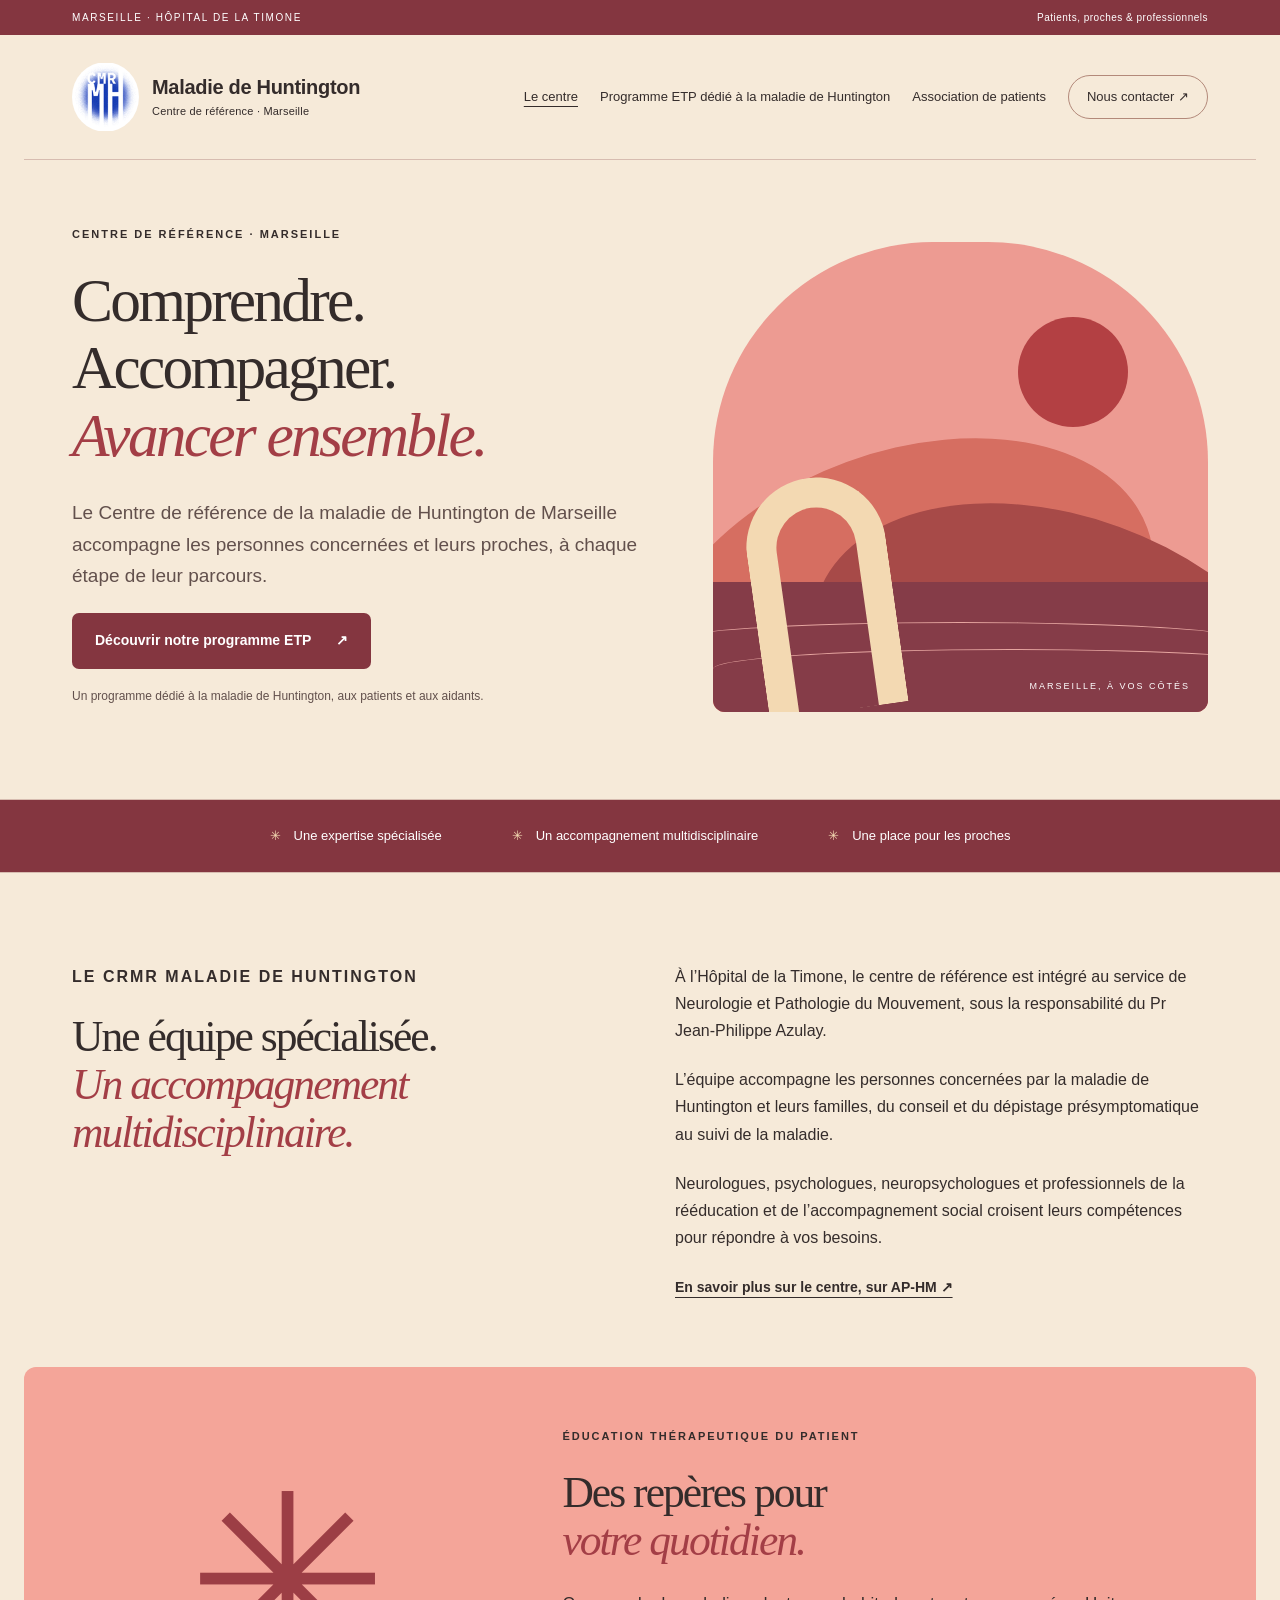
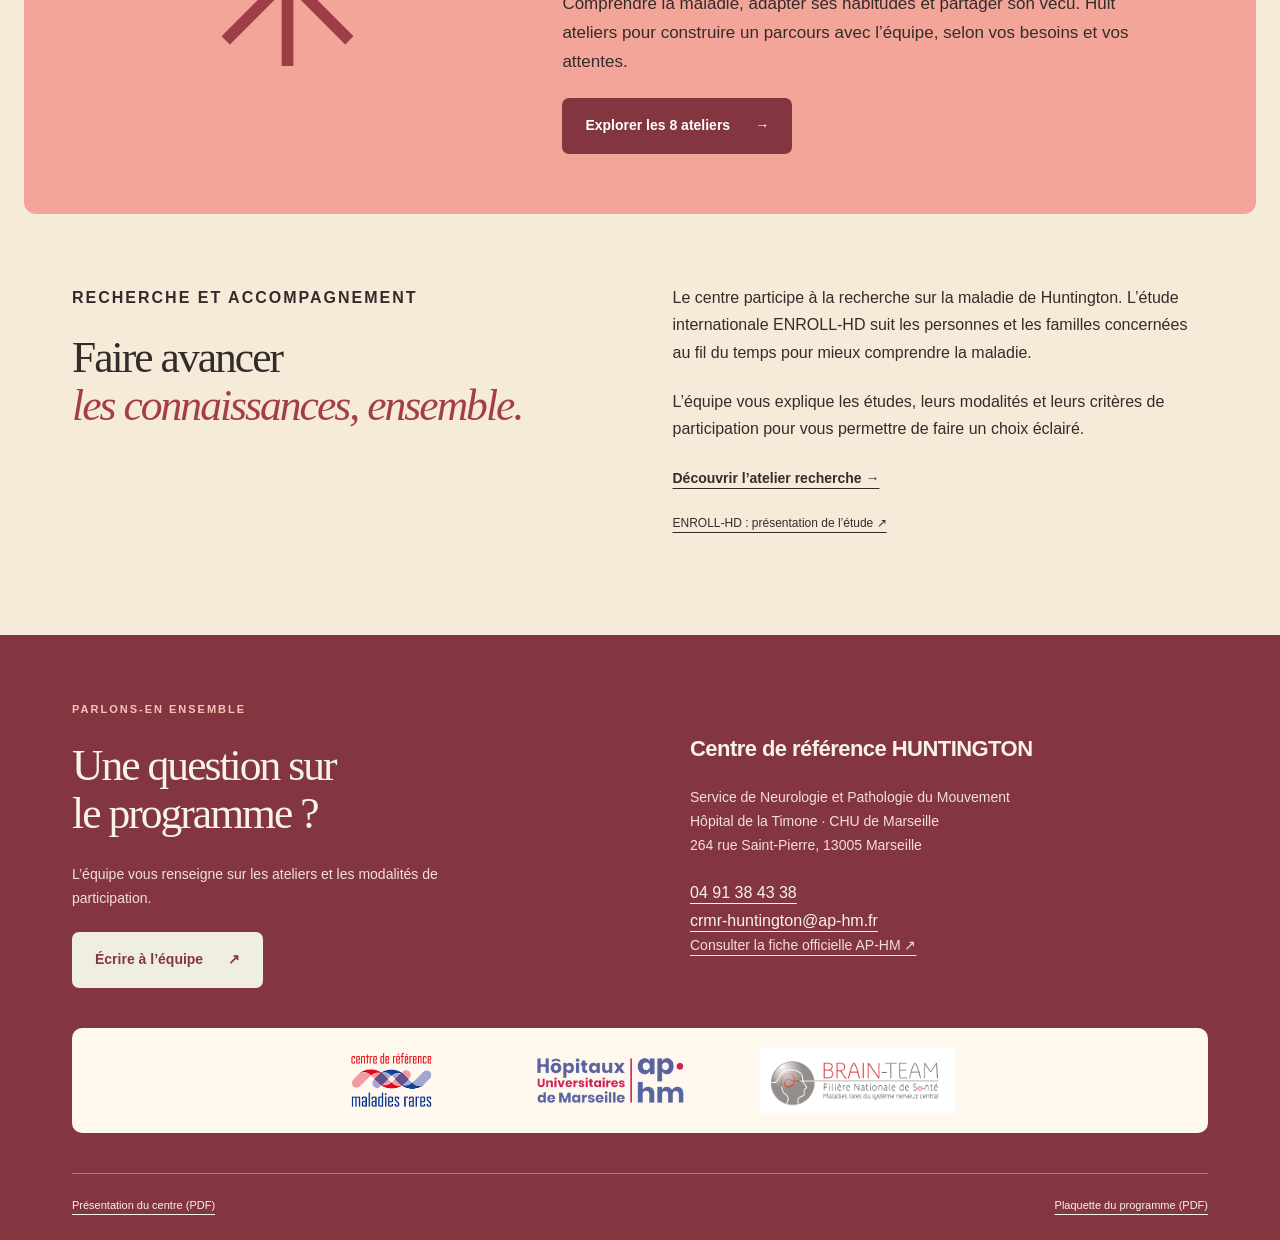
<file: index.html>
<!doctype html><html lang="fr"><head><meta charset="utf-8"><meta name="viewport" content="width=device-width,initial-scale=1"><title>Centre de référence de la maladie de Huntington | Huntington Marseille</title><meta name="description" content="Le centre de référence de la maladie de Huntington de Marseille et son programme d’éducation thérapeutique pour les patients et leurs proches."><link rel="icon" href="assets/favicon.svg" type="image/svg+xml"><link rel="stylesheet" href="assets/style.css"><link rel="stylesheet" href="assets/association.css"></head><body><a class="skip" href="#contenu">Aller au contenu</a><div class="topline">MARSEILLE · HÔPITAL DE LA TIMONE <span>Patients, proches & professionnels</span></div><header><a class="brand" href="index.html"><img class="official-logo" src="assets/logo-huntington.png" alt="Centre de référence de la maladie de Huntington"><span class="brand-location">Maladie de Huntington<span class="brand-sub">Centre de référence · Marseille</span></span></a><nav aria-label="Navigation principale"><a aria-current="page" href="index.html">Le centre</a><a  href="programme-etp.html">Programme ETP dédié à la maladie de Huntington</a><a  href="association-patients.html">Association de patients</a><a class="nav-contact" href="#contact">Nous contacter <span aria-hidden="true">↗</span></a></nav></header><main id="contenu"><section class="hero wrap"><div><p class="eyebrow">CENTRE DE RÉFÉRENCE · MARSEILLE</p><h1>Comprendre.<br>Accompagner.<br><em>Avancer ensemble.</em></h1><p class="lead">Le Centre de référence de la maladie de Huntington de Marseille accompagne les personnes concernées et leurs proches, à chaque étape de leur parcours.</p><a class="button" href="programme-etp.html">Découvrir notre programme ETP <span aria-hidden="true">↗</span></a><p class="small">Un programme dédié à la maladie de Huntington, aux patients et aux aidants.</p></div><div class="art" role="img" aria-label="Illustration abstraite d’un paysage méditerranéen : soleil, collines et mer"><div class="sun"></div><div class="hill hill-back"></div><div class="hill hill-front"></div><div class="sea"></div><div class="wave w1"></div><div class="wave w2"></div><div class="arch"></div><span class="art-caption">MARSEILLE, À VOS CÔTÉS</span></div></section><div class="ribbon"><span>Une expertise spécialisée</span><span>Un accompagnement multidisciplinaire</span><span>Une place pour les proches</span></div><section class="wrap centre"><div><p class="eyebrow">LE CRMR MALADIE DE HUNTINGTON</p><h2>Une équipe spécialisée.<br><em>Un accompagnement multidisciplinaire.</em></h2></div><div><p>À l’Hôpital de la Timone, le centre de référence est intégré au service de Neurologie et Pathologie du Mouvement, sous la responsabilité du Pr Jean-Philippe Azulay.</p><p>L’équipe accompagne les personnes concernées par la maladie de Huntington et leurs familles, du conseil et du dépistage présymptomatique au suivi de la maladie.</p><p>Neurologues, psychologues, neuropsychologues et professionnels de la rééducation et de l’accompagnement social croisent leurs compétences pour répondre à vos besoins.</p><a class="text-link" href="https://fr.ap-hm.fr/site/maladiesrares/crmr-constitutif-maladie-de-huntington-et-autres-chorees-hungtington" target="_blank" rel="noopener">En savoir plus sur le centre, sur AP-HM ↗</a></div></section><section class="program-feature wrap"><div class="feature-symbol" aria-hidden="true">✳</div><div><p class="eyebrow">ÉDUCATION THÉRAPEUTIQUE DU PATIENT</p><h2>Des repères pour<br><em>votre quotidien.</em></h2><p>Comprendre la maladie, adapter ses habitudes et partager son vécu. Huit ateliers pour construire un parcours avec l’équipe, selon vos besoins et vos attentes.</p><a class="button" href="programme-etp.html">Explorer les 8 ateliers <span aria-hidden="true">→</span></a></div></section><section class="research wrap"><div><p class="eyebrow">RECHERCHE ET ACCOMPAGNEMENT</p><h2>Faire avancer<br><em>les connaissances, ensemble.</em></h2></div><div><p>Le centre participe à la recherche sur la maladie de Huntington. L’étude internationale ENROLL-HD suit les personnes et les familles concernées au fil du temps pour mieux comprendre la maladie.</p><p>L’équipe vous explique les études, leurs modalités et leurs critères de participation pour vous permettre de faire un choix éclairé.</p><a class="text-link" href="atelier-recherche.html">Découvrir l’atelier recherche →</a><p class="research-source"><a href="https://www.enroll-hd.org/for-hd-families/about-this-study/" target="_blank" rel="noopener">ENROLL-HD : présentation de l’étude ↗</a></p></div></section></main><footer id="contact"><div><span class="eyebrow">PARLONS-EN ENSEMBLE</span><h2>Une question sur<br>le programme ?</h2><p>L’équipe vous renseigne sur les ateliers et les modalités de participation.</p><a class="button light" href="mailto:crmr-huntington@ap-hm.fr">Écrire à l’équipe <span aria-hidden="true">↗</span></a></div><div class="contact-info"><h3>Centre de référence HUNTINGTON</h3><p>Service de Neurologie et Pathologie du Mouvement<br>Hôpital de la Timone · CHU de Marseille<br>264 rue Saint-Pierre, 13005 Marseille</p><a href="tel:+33491384338">04 91 38 43 38</a><br><a href="mailto:crmr-huntington@ap-hm.fr">crmr-huntington@ap-hm.fr</a><p><a href="https://fr.ap-hm.fr/site/maladiesrares/crmr-constitutif-maladie-de-huntington-et-autres-chorees-hungtington" target="_blank" rel="noopener">Consulter la fiche officielle AP-HM ↗</a></p></div><div class="partners" aria-label="Réseau et institutions"><img src="assets/logo-crmr.png" alt="Centre de référence maladies rares" width="150" height="84"><img src="assets/logo-aphm.png" alt="Hôpitaux universitaires de Marseille AP-HM" width="165" height="64"><img src="assets/logo-brain-team.png" alt="BRAIN-TEAM, filière nationale de santé maladies rares du système nerveux central" width="210" height="70"></div><div class="footer-bottom"><a href="assets/centre-huntington.pdf">Présentation du centre (PDF)</a><a href="assets/programme-etp-huntington.pdf">Plaquette du programme (PDF)</a></div></footer></body></html>
</file>
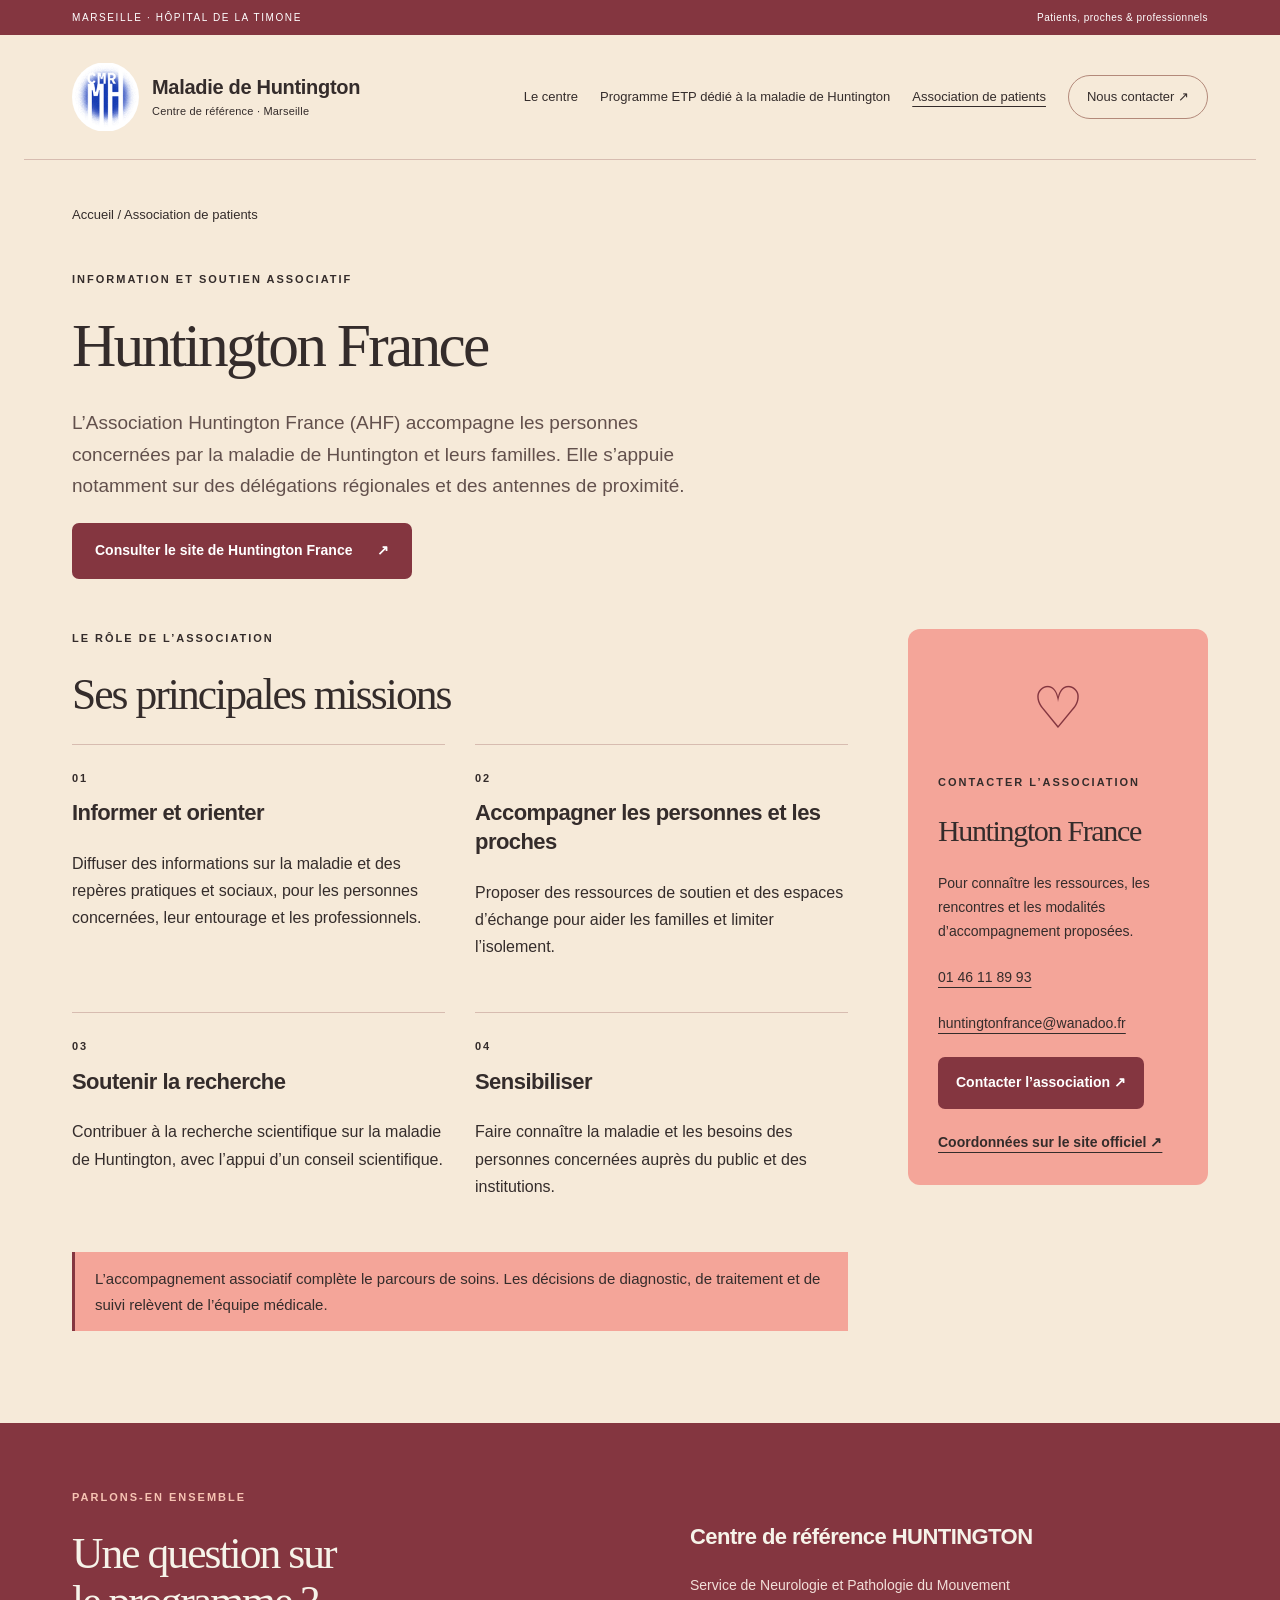
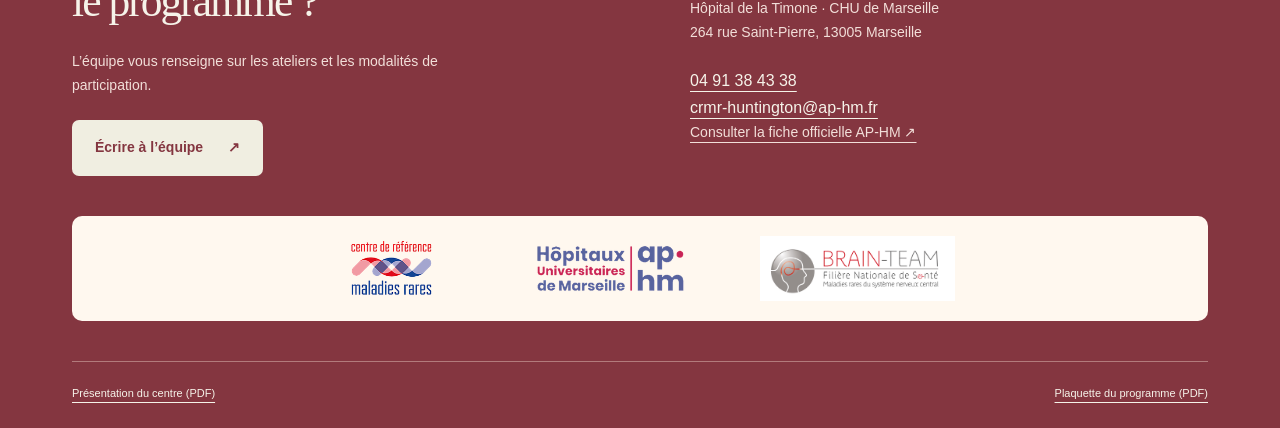
<file: association-patients.html>
<!doctype html><html lang="fr"><head><meta charset="utf-8"><meta name="viewport" content="width=device-width,initial-scale=1"><title>Association de patients · Huntington France | Huntington Marseille</title><meta name="description" content="Le centre de référence de la maladie de Huntington de Marseille et son programme d’éducation thérapeutique pour les patients et leurs proches."><link rel="icon" href="assets/favicon.svg" type="image/svg+xml"><link rel="stylesheet" href="assets/style.css"><link rel="stylesheet" href="assets/association.css"></head><body><a class="skip" href="#contenu">Aller au contenu</a><div class="topline">MARSEILLE · HÔPITAL DE LA TIMONE <span>Patients, proches & professionnels</span></div><header><a class="brand" href="index.html"><img class="official-logo" src="assets/logo-huntington.png" alt="Centre de référence de la maladie de Huntington"><span class="brand-location">Maladie de Huntington<span class="brand-sub">Centre de référence · Marseille</span></span></a><nav aria-label="Navigation principale"><a  href="index.html">Le centre</a><a  href="programme-etp.html">Programme ETP dédié à la maladie de Huntington</a><a aria-current="page" href="association-patients.html">Association de patients</a><a class="nav-contact" href="#contact">Nous contacter <span aria-hidden="true">↗</span></a></nav></header><main id="contenu"><section class="page-intro wrap association-intro"><a class="breadcrumb" href="index.html">Accueil / Association de patients</a><p class="eyebrow">INFORMATION ET SOUTIEN ASSOCIATIF</p><h1>Huntington France</h1><p class="lead">L’Association Huntington France (AHF) accompagne les personnes concernées par la maladie de Huntington et leurs familles. Elle s’appuie notamment sur des délégations régionales et des antennes de proximité.</p><a class="button" href="https://huntington.fr/" target="_blank" rel="noopener noreferrer">Consulter le site de Huntington France <span aria-hidden="true">↗</span></a></section>
 <section class="wrap association-layout"><div><p class="eyebrow">LE RÔLE DE L’ASSOCIATION</p><h2>Ses principales missions</h2><div class="mission-grid"><article class="mission"><span class="eyebrow">01</span><h3>Informer et orienter</h3><p>Diffuser des informations sur la maladie et des repères pratiques et sociaux, pour les personnes concernées, leur entourage et les professionnels.</p></article><article class="mission"><span class="eyebrow">02</span><h3>Accompagner les personnes et les proches</h3><p>Proposer des ressources de soutien et des espaces d’échange pour aider les familles et limiter l’isolement.</p></article><article class="mission"><span class="eyebrow">03</span><h3>Soutenir la recherche</h3><p>Contribuer à la recherche scientifique sur la maladie de Huntington, avec l’appui d’un conseil scientifique.</p></article><article class="mission"><span class="eyebrow">04</span><h3>Sensibiliser</h3><p>Faire connaître la maladie et les besoins des personnes concernées auprès du public et des institutions.</p></article></div><p class="care-note">L’accompagnement associatif complète le parcours de soins. Les décisions de diagnostic, de traitement et de suivi relèvent de l’équipe médicale.</p></div>
 <aside class="association-card"><span class="aside-symbol" aria-hidden="true">♡</span><p class="eyebrow">CONTACTER L’ASSOCIATION</p><h2>Huntington France</h2><p>Pour connaître les ressources, les rencontres et les modalités d’accompagnement proposées.</p><p><a href="tel:+33146118993">01 46 11 89 93</a></p><p><a href="mailto:huntingtonfrance@wanadoo.fr">huntingtonfrance@wanadoo.fr</a></p><p><a class="button" href="mailto:huntingtonfrance@wanadoo.fr">Contacter l’association ↗</a></p><a class="text-link" href="https://huntington.fr/mentions-legales/" target="_blank" rel="noopener noreferrer">Coordonnées sur le site officiel ↗</a></aside></section>
</main><footer id="contact"><div><span class="eyebrow">PARLONS-EN ENSEMBLE</span><h2>Une question sur<br>le programme ?</h2><p>L’équipe vous renseigne sur les ateliers et les modalités de participation.</p><a class="button light" href="mailto:crmr-huntington@ap-hm.fr">Écrire à l’équipe <span aria-hidden="true">↗</span></a></div><div class="contact-info"><h3>Centre de référence HUNTINGTON</h3><p>Service de Neurologie et Pathologie du Mouvement<br>Hôpital de la Timone · CHU de Marseille<br>264 rue Saint-Pierre, 13005 Marseille</p><a href="tel:+33491384338">04 91 38 43 38</a><br><a href="mailto:crmr-huntington@ap-hm.fr">crmr-huntington@ap-hm.fr</a><p><a href="https://fr.ap-hm.fr/site/maladiesrares/crmr-constitutif-maladie-de-huntington-et-autres-chorees-hungtington" target="_blank" rel="noopener">Consulter la fiche officielle AP-HM ↗</a></p></div><div class="partners" aria-label="Réseau et institutions"><img src="assets/logo-crmr.png" alt="Centre de référence maladies rares" width="150" height="84"><img src="assets/logo-aphm.png" alt="Hôpitaux universitaires de Marseille AP-HM" width="165" height="64"><img src="assets/logo-brain-team.png" alt="BRAIN-TEAM, filière nationale de santé maladies rares du système nerveux central" width="210" height="70"></div><div class="footer-bottom"><a href="assets/centre-huntington.pdf">Présentation du centre (PDF)</a><a href="assets/programme-etp-huntington.pdf">Plaquette du programme (PDF)</a></div></footer></body></html>
</file>
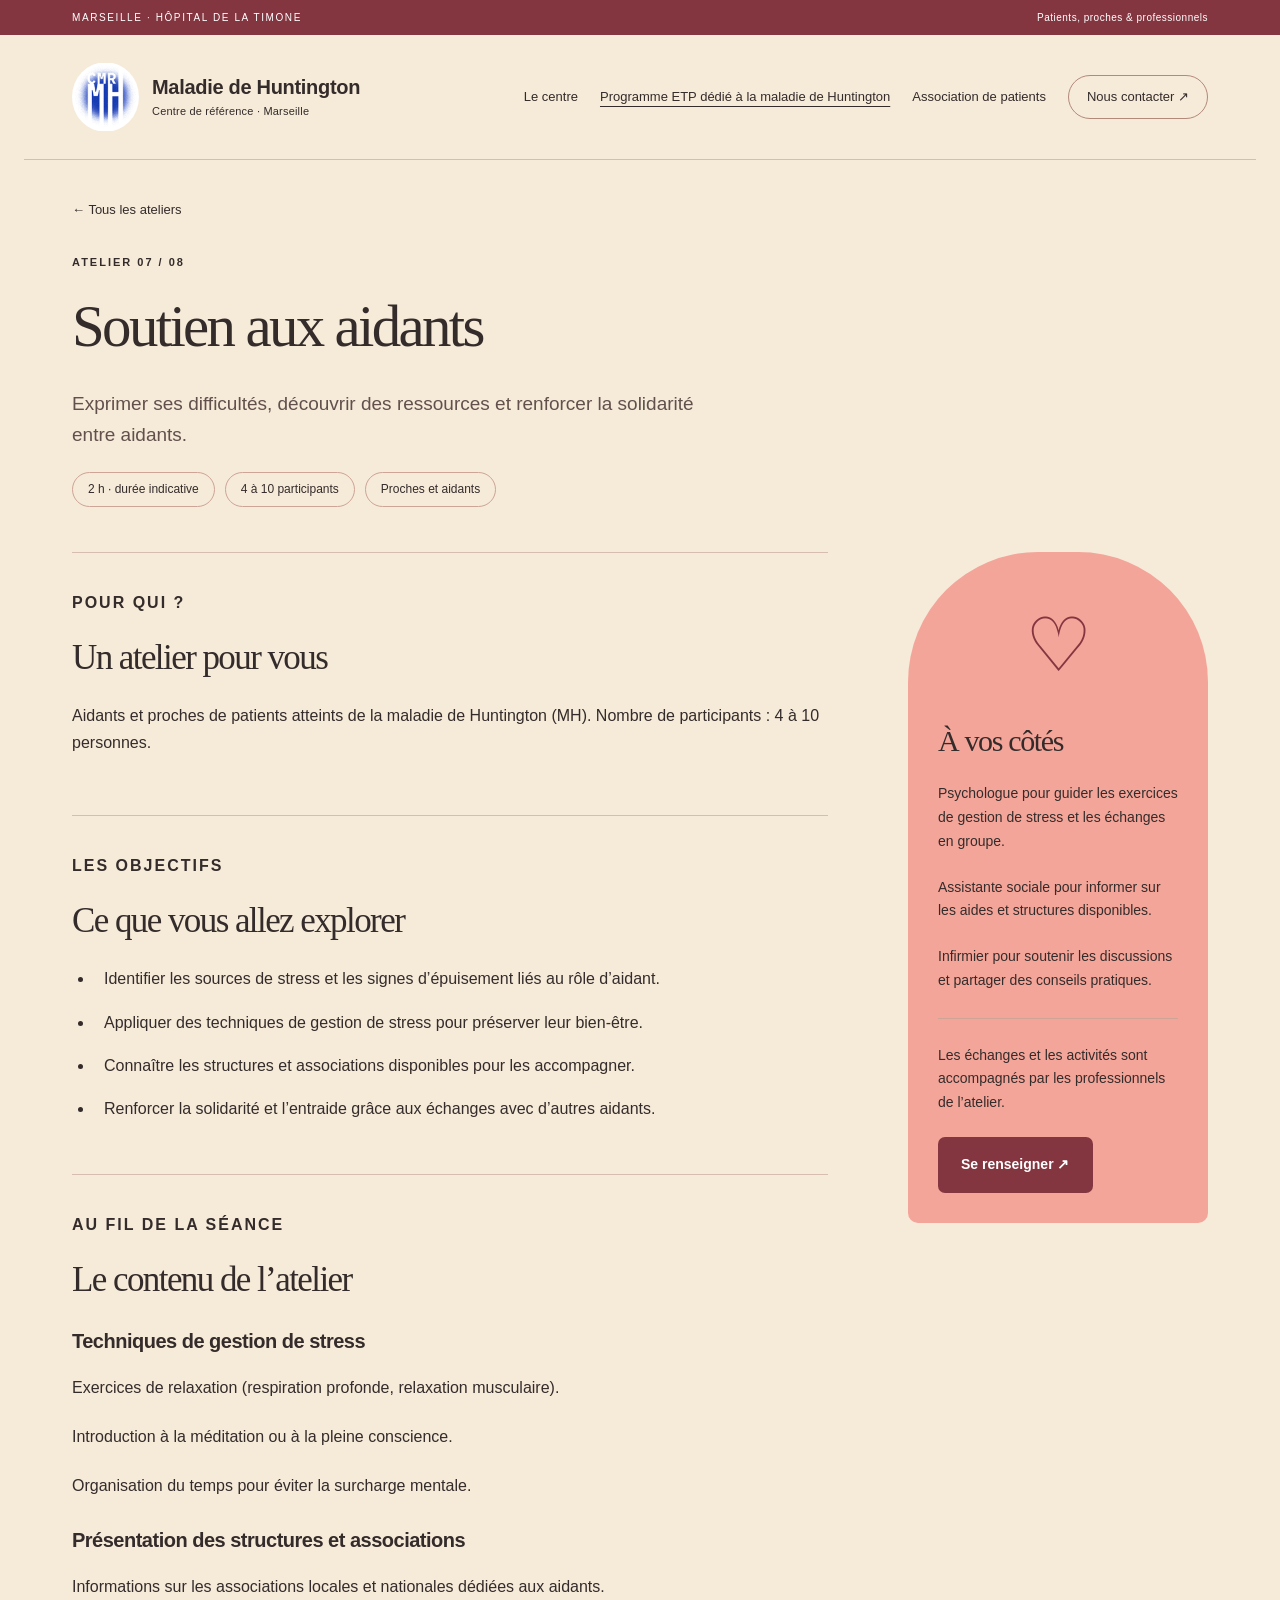
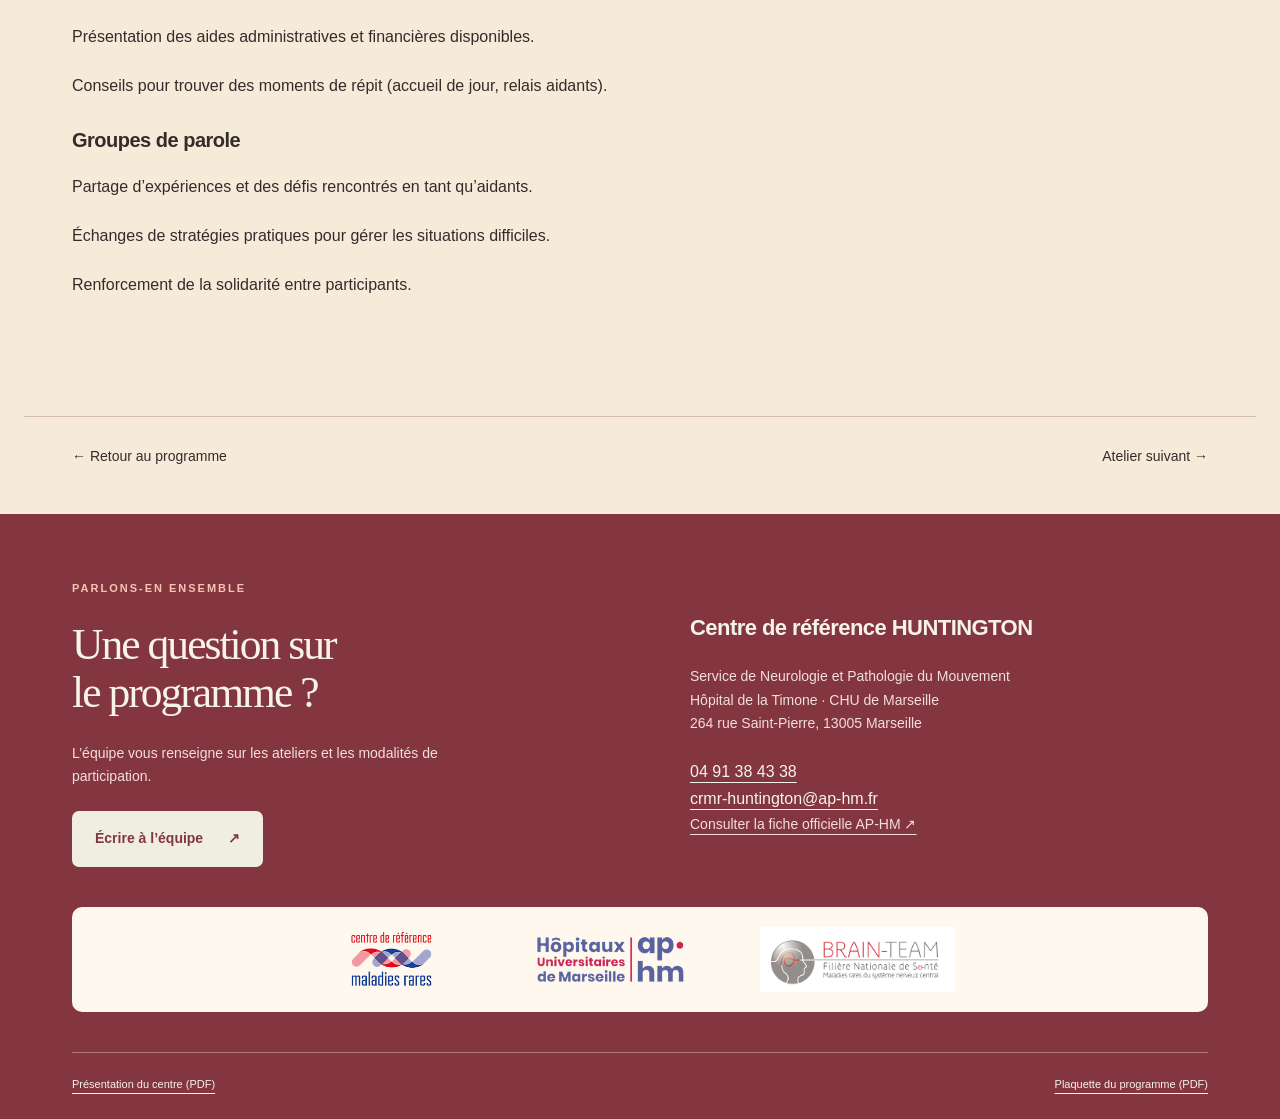
<file: atelier-aidants.html>
<!doctype html><html lang="fr"><head><meta charset="utf-8"><meta name="viewport" content="width=device-width,initial-scale=1"><title>Soutien aux aidants | Huntington Marseille</title><meta name="description" content="Le centre de référence de la maladie de Huntington de Marseille et son programme d’éducation thérapeutique pour les patients et leurs proches."><link rel="icon" href="assets/favicon.svg" type="image/svg+xml"><link rel="stylesheet" href="assets/style.css"><link rel="stylesheet" href="assets/association.css"></head><body><a class="skip" href="#contenu">Aller au contenu</a><div class="topline">MARSEILLE · HÔPITAL DE LA TIMONE <span>Patients, proches & professionnels</span></div><header><a class="brand" href="index.html"><img class="official-logo" src="assets/logo-huntington.png" alt="Centre de référence de la maladie de Huntington"><span class="brand-location">Maladie de Huntington<span class="brand-sub">Centre de référence · Marseille</span></span></a><nav aria-label="Navigation principale"><a  href="index.html">Le centre</a><a aria-current="page" href="programme-etp.html">Programme ETP dédié à la maladie de Huntington</a><a  href="association-patients.html">Association de patients</a><a class="nav-contact" href="#contact">Nous contacter <span aria-hidden="true">↗</span></a></nav></header><main id="contenu"><section class="detail-intro wrap"><a class="breadcrumb" href="programme-etp.html">← Tous les ateliers</a><p class="eyebrow">ATELIER 07 / 08</p><h1>Soutien aux aidants</h1><p class="lead">Exprimer ses difficultés, découvrir des ressources et renforcer la solidarité entre aidants.</p><div class="tags"><span>2 h · durée indicative</span><span>4 à 10 participants</span><span>Proches et aidants</span></div></section><div class="detail-grid wrap"><article><section><p class="eyebrow">POUR QUI ?</p><h2>Un atelier pour vous</h2><p>Aidants et proches de patients atteints de la maladie de Huntington (MH). Nombre de participants : 4 à 10 personnes.</p></section><section><p class="eyebrow">LES OBJECTIFS</p><h2>Ce que vous allez explorer</h2><ul class="objectives"><li>Identifier les sources de stress et les signes d’épuisement liés au rôle d’aidant.</li><li>Appliquer des techniques de gestion de stress pour préserver leur bien-être.</li><li>Connaître les structures et associations disponibles pour les accompagner.</li><li>Renforcer la solidarité et l’entraide grâce aux échanges avec d’autres aidants.</li></ul></section><section><p class="eyebrow">AU FIL DE LA SÉANCE</p><h2>Le contenu de l’atelier</h2><h3>Techniques de gestion de stress</h3><p>Exercices de relaxation (respiration profonde, relaxation musculaire).</p><p>Introduction à la méditation ou à la pleine conscience.</p><p>Organisation du temps pour éviter la surcharge mentale.</p><h3>Présentation des structures et associations</h3><p>Informations sur les associations locales et nationales dédiées aux aidants.</p><p>Présentation des aides administratives et financières disponibles.</p><p>Conseils pour trouver des moments de répit (accueil de jour, relais aidants).</p><h3>Groupes de parole</h3><p>Partage d’expériences et des défis rencontrés en tant qu’aidants.</p><p>Échanges de stratégies pratiques pour gérer les situations difficiles.</p><p>Renforcement de la solidarité entre participants.</p></section></article><aside><div class="aside-symbol" aria-hidden="true">♡</div><h2>À vos côtés</h2><p>Psychologue pour guider les exercices de gestion de stress et les échanges en groupe.</p><p>Assistante sociale pour informer sur les aides et structures disponibles.</p><p>Infirmier pour soutenir les discussions et partager des conseils pratiques.</p><hr><p>Les échanges et les activités sont accompagnés par les professionnels de l’atelier.</p><a class="button" href="#contact">Se renseigner ↗</a></aside></div><nav class="next wrap" aria-label="Autres ateliers"><a href="programme-etp.html">← Retour au programme</a><a href="atelier-droits.html">Atelier suivant →</a></nav></main><footer id="contact"><div><span class="eyebrow">PARLONS-EN ENSEMBLE</span><h2>Une question sur<br>le programme ?</h2><p>L’équipe vous renseigne sur les ateliers et les modalités de participation.</p><a class="button light" href="mailto:crmr-huntington@ap-hm.fr">Écrire à l’équipe <span aria-hidden="true">↗</span></a></div><div class="contact-info"><h3>Centre de référence HUNTINGTON</h3><p>Service de Neurologie et Pathologie du Mouvement<br>Hôpital de la Timone · CHU de Marseille<br>264 rue Saint-Pierre, 13005 Marseille</p><a href="tel:+33491384338">04 91 38 43 38</a><br><a href="mailto:crmr-huntington@ap-hm.fr">crmr-huntington@ap-hm.fr</a><p><a href="https://fr.ap-hm.fr/site/maladiesrares/crmr-constitutif-maladie-de-huntington-et-autres-chorees-hungtington" target="_blank" rel="noopener">Consulter la fiche officielle AP-HM ↗</a></p></div><div class="partners" aria-label="Réseau et institutions"><img src="assets/logo-crmr.png" alt="Centre de référence maladies rares" width="150" height="84"><img src="assets/logo-aphm.png" alt="Hôpitaux universitaires de Marseille AP-HM" width="165" height="64"><img src="assets/logo-brain-team.png" alt="BRAIN-TEAM, filière nationale de santé maladies rares du système nerveux central" width="210" height="70"></div><div class="footer-bottom"><a href="assets/centre-huntington.pdf">Présentation du centre (PDF)</a><a href="assets/programme-etp-huntington.pdf">Plaquette du programme (PDF)</a></div></footer></body></html>
</file>
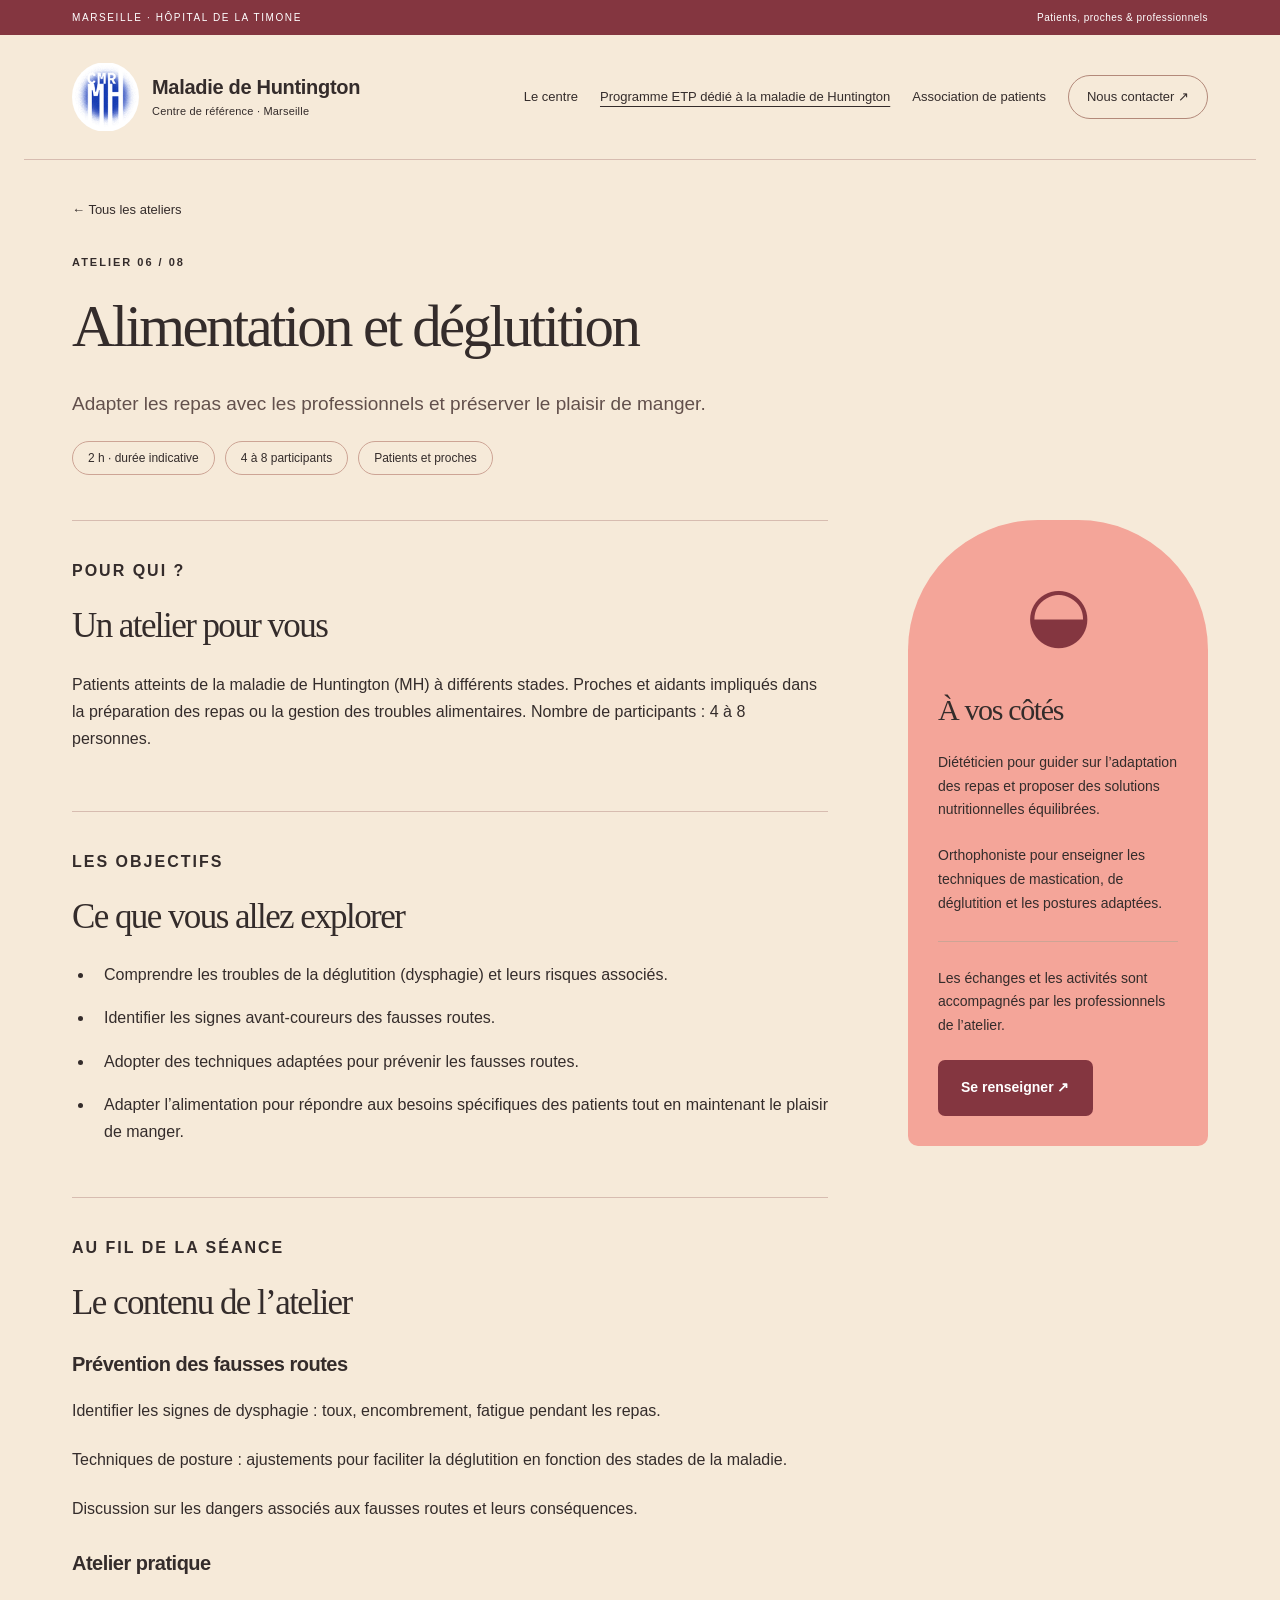
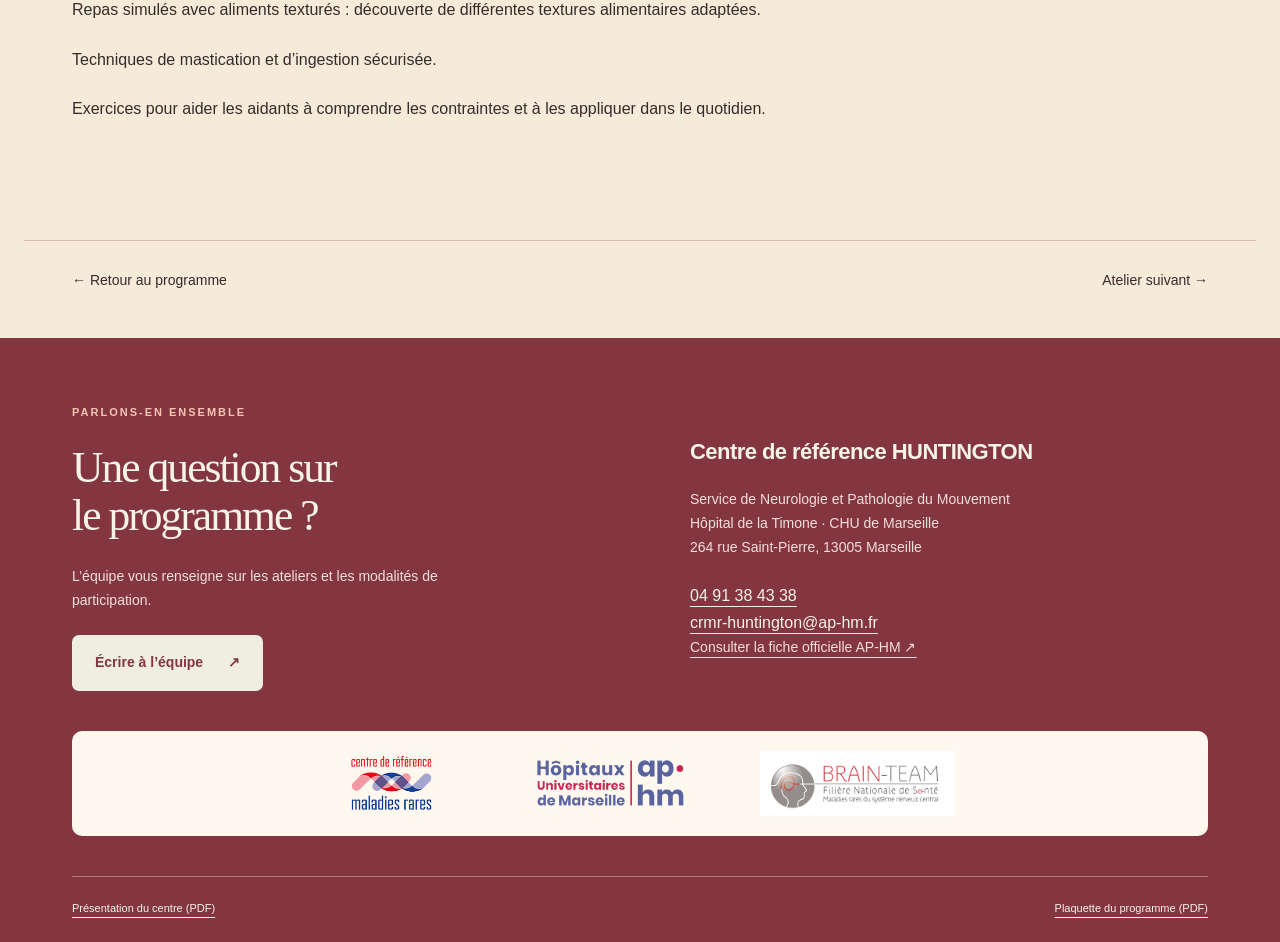
<file: atelier-alimentation.html>
<!doctype html><html lang="fr"><head><meta charset="utf-8"><meta name="viewport" content="width=device-width,initial-scale=1"><title>Alimentation et déglutition | Huntington Marseille</title><meta name="description" content="Le centre de référence de la maladie de Huntington de Marseille et son programme d’éducation thérapeutique pour les patients et leurs proches."><link rel="icon" href="assets/favicon.svg" type="image/svg+xml"><link rel="stylesheet" href="assets/style.css"><link rel="stylesheet" href="assets/association.css"></head><body><a class="skip" href="#contenu">Aller au contenu</a><div class="topline">MARSEILLE · HÔPITAL DE LA TIMONE <span>Patients, proches & professionnels</span></div><header><a class="brand" href="index.html"><img class="official-logo" src="assets/logo-huntington.png" alt="Centre de référence de la maladie de Huntington"><span class="brand-location">Maladie de Huntington<span class="brand-sub">Centre de référence · Marseille</span></span></a><nav aria-label="Navigation principale"><a  href="index.html">Le centre</a><a aria-current="page" href="programme-etp.html">Programme ETP dédié à la maladie de Huntington</a><a  href="association-patients.html">Association de patients</a><a class="nav-contact" href="#contact">Nous contacter <span aria-hidden="true">↗</span></a></nav></header><main id="contenu"><section class="detail-intro wrap"><a class="breadcrumb" href="programme-etp.html">← Tous les ateliers</a><p class="eyebrow">ATELIER 06 / 08</p><h1>Alimentation et déglutition</h1><p class="lead">Adapter les repas avec les professionnels et préserver le plaisir de manger.</p><div class="tags"><span>2 h · durée indicative</span><span>4 à 8 participants</span><span>Patients et proches</span></div></section><div class="detail-grid wrap"><article><section><p class="eyebrow">POUR QUI ?</p><h2>Un atelier pour vous</h2><p>Patients atteints de la maladie de Huntington (MH) à différents stades. Proches et aidants impliqués dans la préparation des repas ou la gestion des troubles alimentaires. Nombre de participants : 4 à 8 personnes.</p></section><section><p class="eyebrow">LES OBJECTIFS</p><h2>Ce que vous allez explorer</h2><ul class="objectives"><li>Comprendre les troubles de la déglutition (dysphagie) et leurs risques associés.</li><li>Identifier les signes avant-coureurs des fausses routes.</li><li>Adopter des techniques adaptées pour prévenir les fausses routes.</li><li>Adapter l’alimentation pour répondre aux besoins spécifiques des patients tout en maintenant le plaisir de manger.</li></ul></section><section><p class="eyebrow">AU FIL DE LA SÉANCE</p><h2>Le contenu de l’atelier</h2><h3>Prévention des fausses routes</h3><p>Identifier les signes de dysphagie : toux, encombrement, fatigue pendant les repas.</p><p>Techniques de posture : ajustements pour faciliter la déglutition en fonction des stades de la maladie.</p><p>Discussion sur les dangers associés aux fausses routes et leurs conséquences.</p><h3>Atelier pratique</h3><p>Repas simulés avec aliments texturés : découverte de différentes textures alimentaires adaptées.</p><p>Techniques de mastication et d’ingestion sécurisée.</p><p>Exercices pour aider les aidants à comprendre les contraintes et à les appliquer dans le quotidien.</p></section></article><aside><div class="aside-symbol" aria-hidden="true">◒</div><h2>À vos côtés</h2><p>Diététicien pour guider sur l’adaptation des repas et proposer des solutions nutritionnelles équilibrées.</p><p>Orthophoniste pour enseigner les techniques de mastication, de déglutition et les postures adaptées.</p><hr><p>Les échanges et les activités sont accompagnés par les professionnels de l’atelier.</p><a class="button" href="#contact">Se renseigner ↗</a></aside></div><nav class="next wrap" aria-label="Autres ateliers"><a href="programme-etp.html">← Retour au programme</a><a href="atelier-aidants.html">Atelier suivant →</a></nav></main><footer id="contact"><div><span class="eyebrow">PARLONS-EN ENSEMBLE</span><h2>Une question sur<br>le programme ?</h2><p>L’équipe vous renseigne sur les ateliers et les modalités de participation.</p><a class="button light" href="mailto:crmr-huntington@ap-hm.fr">Écrire à l’équipe <span aria-hidden="true">↗</span></a></div><div class="contact-info"><h3>Centre de référence HUNTINGTON</h3><p>Service de Neurologie et Pathologie du Mouvement<br>Hôpital de la Timone · CHU de Marseille<br>264 rue Saint-Pierre, 13005 Marseille</p><a href="tel:+33491384338">04 91 38 43 38</a><br><a href="mailto:crmr-huntington@ap-hm.fr">crmr-huntington@ap-hm.fr</a><p><a href="https://fr.ap-hm.fr/site/maladiesrares/crmr-constitutif-maladie-de-huntington-et-autres-chorees-hungtington" target="_blank" rel="noopener">Consulter la fiche officielle AP-HM ↗</a></p></div><div class="partners" aria-label="Réseau et institutions"><img src="assets/logo-crmr.png" alt="Centre de référence maladies rares" width="150" height="84"><img src="assets/logo-aphm.png" alt="Hôpitaux universitaires de Marseille AP-HM" width="165" height="64"><img src="assets/logo-brain-team.png" alt="BRAIN-TEAM, filière nationale de santé maladies rares du système nerveux central" width="210" height="70"></div><div class="footer-bottom"><a href="assets/centre-huntington.pdf">Présentation du centre (PDF)</a><a href="assets/programme-etp-huntington.pdf">Plaquette du programme (PDF)</a></div></footer></body></html>
</file>
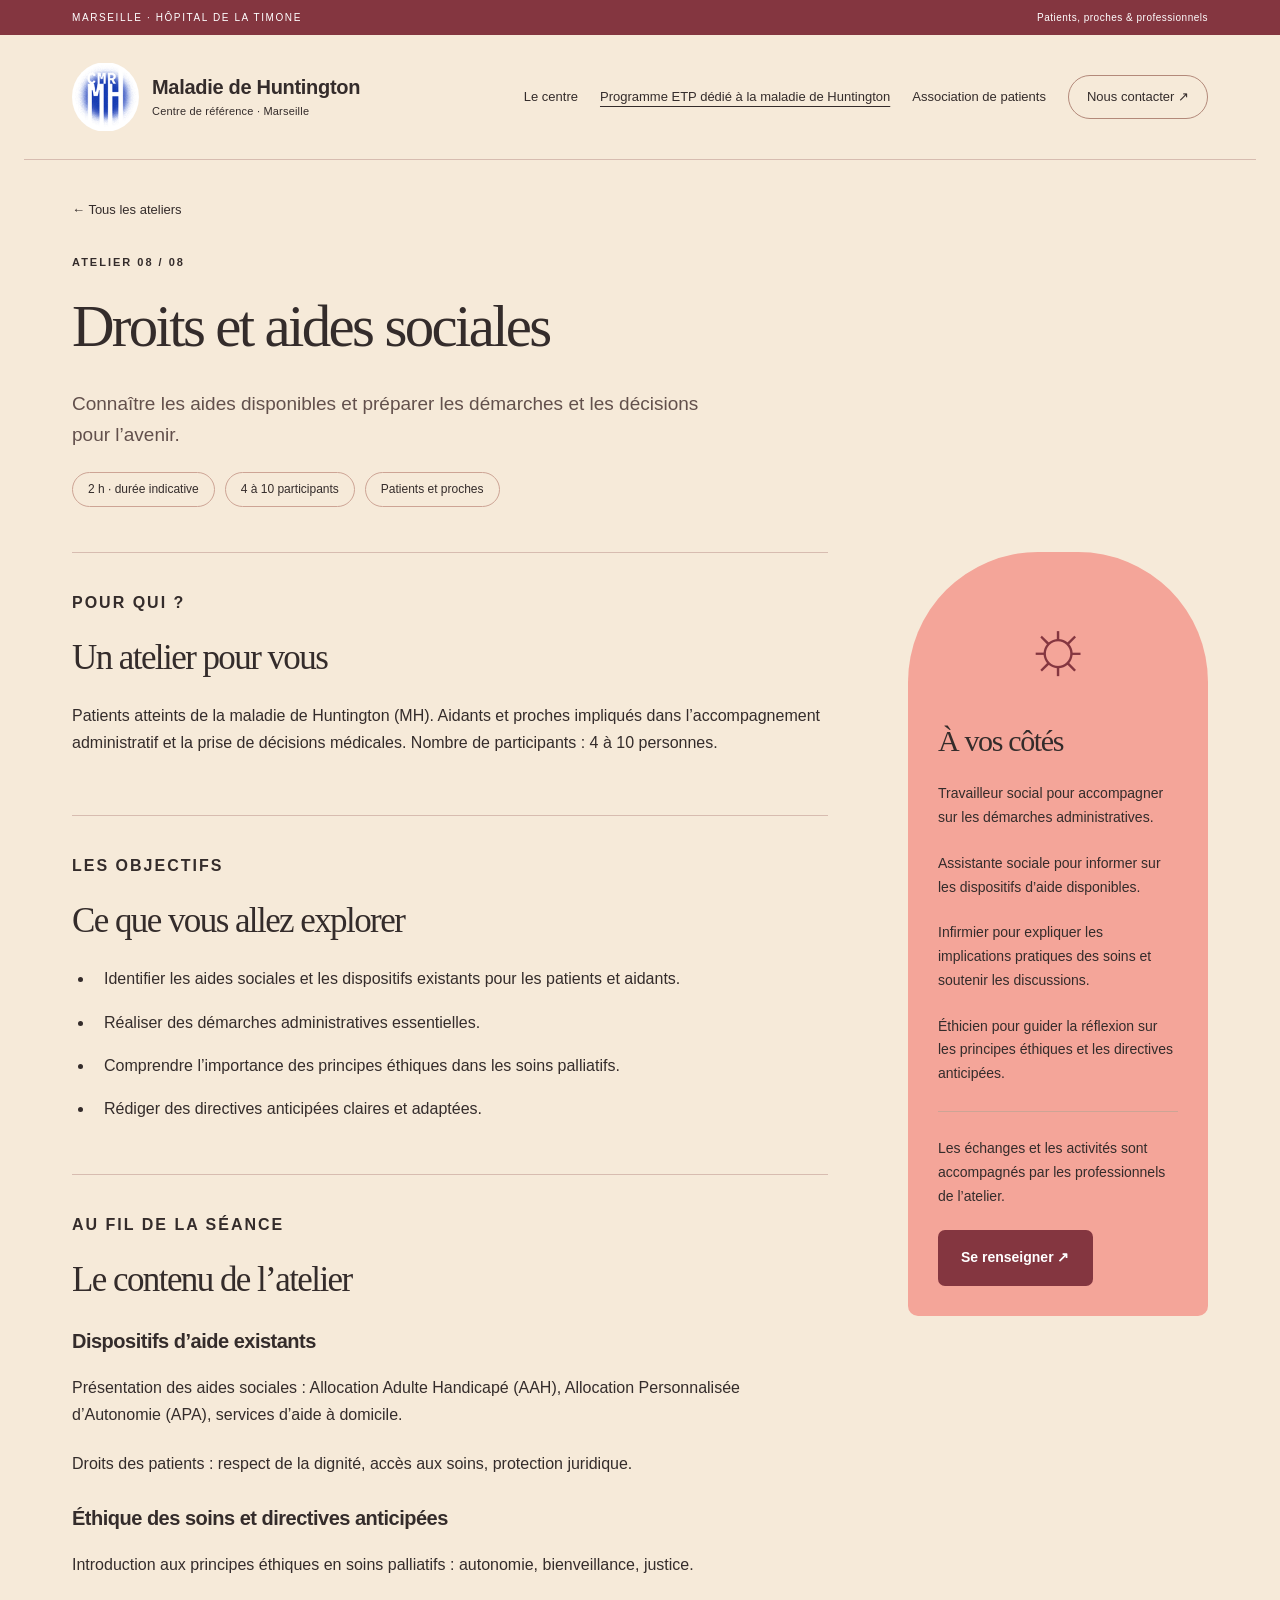
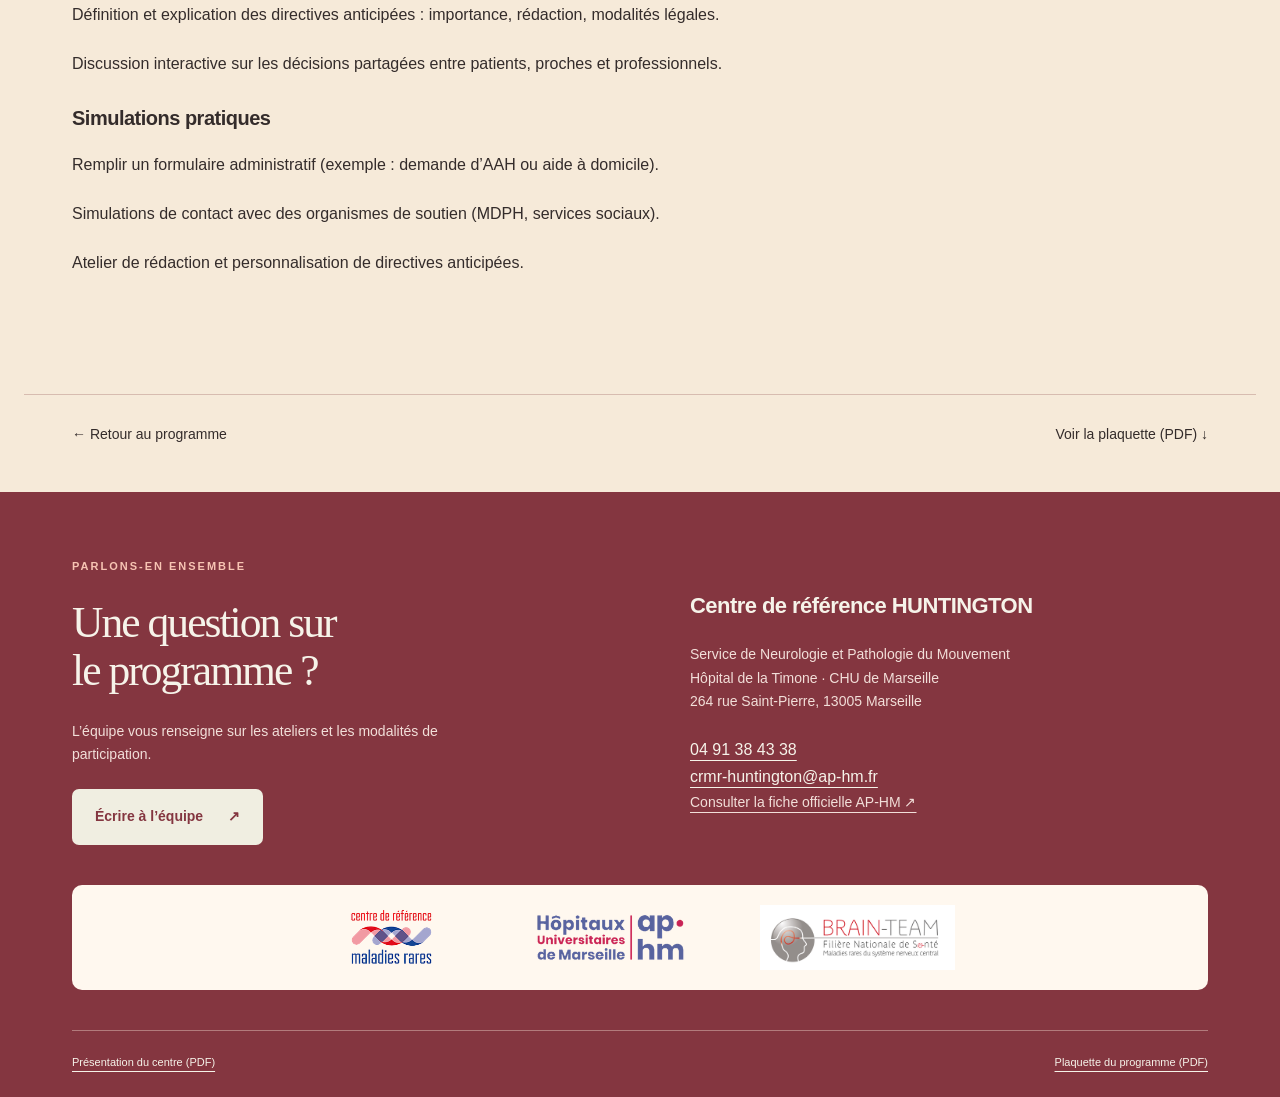
<file: atelier-droits.html>
<!doctype html><html lang="fr"><head><meta charset="utf-8"><meta name="viewport" content="width=device-width,initial-scale=1"><title>Droits et aides sociales | Huntington Marseille</title><meta name="description" content="Le centre de référence de la maladie de Huntington de Marseille et son programme d’éducation thérapeutique pour les patients et leurs proches."><link rel="icon" href="assets/favicon.svg" type="image/svg+xml"><link rel="stylesheet" href="assets/style.css"><link rel="stylesheet" href="assets/association.css"></head><body><a class="skip" href="#contenu">Aller au contenu</a><div class="topline">MARSEILLE · HÔPITAL DE LA TIMONE <span>Patients, proches & professionnels</span></div><header><a class="brand" href="index.html"><img class="official-logo" src="assets/logo-huntington.png" alt="Centre de référence de la maladie de Huntington"><span class="brand-location">Maladie de Huntington<span class="brand-sub">Centre de référence · Marseille</span></span></a><nav aria-label="Navigation principale"><a  href="index.html">Le centre</a><a aria-current="page" href="programme-etp.html">Programme ETP dédié à la maladie de Huntington</a><a  href="association-patients.html">Association de patients</a><a class="nav-contact" href="#contact">Nous contacter <span aria-hidden="true">↗</span></a></nav></header><main id="contenu"><section class="detail-intro wrap"><a class="breadcrumb" href="programme-etp.html">← Tous les ateliers</a><p class="eyebrow">ATELIER 08 / 08</p><h1>Droits et aides sociales</h1><p class="lead">Connaître les aides disponibles et préparer les démarches et les décisions pour l’avenir.</p><div class="tags"><span>2 h · durée indicative</span><span>4 à 10 participants</span><span>Patients et proches</span></div></section><div class="detail-grid wrap"><article><section><p class="eyebrow">POUR QUI ?</p><h2>Un atelier pour vous</h2><p>Patients atteints de la maladie de Huntington (MH). Aidants et proches impliqués dans l’accompagnement administratif et la prise de décisions médicales. Nombre de participants : 4 à 10 personnes.</p></section><section><p class="eyebrow">LES OBJECTIFS</p><h2>Ce que vous allez explorer</h2><ul class="objectives"><li>Identifier les aides sociales et les dispositifs existants pour les patients et aidants.</li><li>Réaliser des démarches administratives essentielles.</li><li>Comprendre l’importance des principes éthiques dans les soins palliatifs.</li><li>Rédiger des directives anticipées claires et adaptées.</li></ul></section><section><p class="eyebrow">AU FIL DE LA SÉANCE</p><h2>Le contenu de l’atelier</h2><h3>Dispositifs d’aide existants</h3><p>Présentation des aides sociales : Allocation Adulte Handicapé (AAH), Allocation Personnalisée d’Autonomie (APA), services d’aide à domicile.</p><p>Droits des patients : respect de la dignité, accès aux soins, protection juridique.</p><h3>Éthique des soins et directives anticipées</h3><p>Introduction aux principes éthiques en soins palliatifs : autonomie, bienveillance, justice.</p><p>Définition et explication des directives anticipées : importance, rédaction, modalités légales.</p><p>Discussion interactive sur les décisions partagées entre patients, proches et professionnels.</p><h3>Simulations pratiques</h3><p>Remplir un formulaire administratif (exemple : demande d’AAH ou aide à domicile).</p><p>Simulations de contact avec des organismes de soutien (MDPH, services sociaux).</p><p>Atelier de rédaction et personnalisation de directives anticipées.</p></section></article><aside><div class="aside-symbol" aria-hidden="true">☼</div><h2>À vos côtés</h2><p>Travailleur social pour accompagner sur les démarches administratives.</p><p>Assistante sociale pour informer sur les dispositifs d’aide disponibles.</p><p>Infirmier pour expliquer les implications pratiques des soins et soutenir les discussions.</p><p>Éthicien pour guider la réflexion sur les principes éthiques et les directives anticipées.</p><hr><p>Les échanges et les activités sont accompagnés par les professionnels de l’atelier.</p><a class="button" href="#contact">Se renseigner ↗</a></aside></div><nav class="next wrap" aria-label="Autres ateliers"><a href="programme-etp.html">← Retour au programme</a><a href="assets/programme-etp-huntington.pdf">Voir la plaquette (PDF) ↓</a></nav></main><footer id="contact"><div><span class="eyebrow">PARLONS-EN ENSEMBLE</span><h2>Une question sur<br>le programme ?</h2><p>L’équipe vous renseigne sur les ateliers et les modalités de participation.</p><a class="button light" href="mailto:crmr-huntington@ap-hm.fr">Écrire à l’équipe <span aria-hidden="true">↗</span></a></div><div class="contact-info"><h3>Centre de référence HUNTINGTON</h3><p>Service de Neurologie et Pathologie du Mouvement<br>Hôpital de la Timone · CHU de Marseille<br>264 rue Saint-Pierre, 13005 Marseille</p><a href="tel:+33491384338">04 91 38 43 38</a><br><a href="mailto:crmr-huntington@ap-hm.fr">crmr-huntington@ap-hm.fr</a><p><a href="https://fr.ap-hm.fr/site/maladiesrares/crmr-constitutif-maladie-de-huntington-et-autres-chorees-hungtington" target="_blank" rel="noopener">Consulter la fiche officielle AP-HM ↗</a></p></div><div class="partners" aria-label="Réseau et institutions"><img src="assets/logo-crmr.png" alt="Centre de référence maladies rares" width="150" height="84"><img src="assets/logo-aphm.png" alt="Hôpitaux universitaires de Marseille AP-HM" width="165" height="64"><img src="assets/logo-brain-team.png" alt="BRAIN-TEAM, filière nationale de santé maladies rares du système nerveux central" width="210" height="70"></div><div class="footer-bottom"><a href="assets/centre-huntington.pdf">Présentation du centre (PDF)</a><a href="assets/programme-etp-huntington.pdf">Plaquette du programme (PDF)</a></div></footer></body></html>
</file>
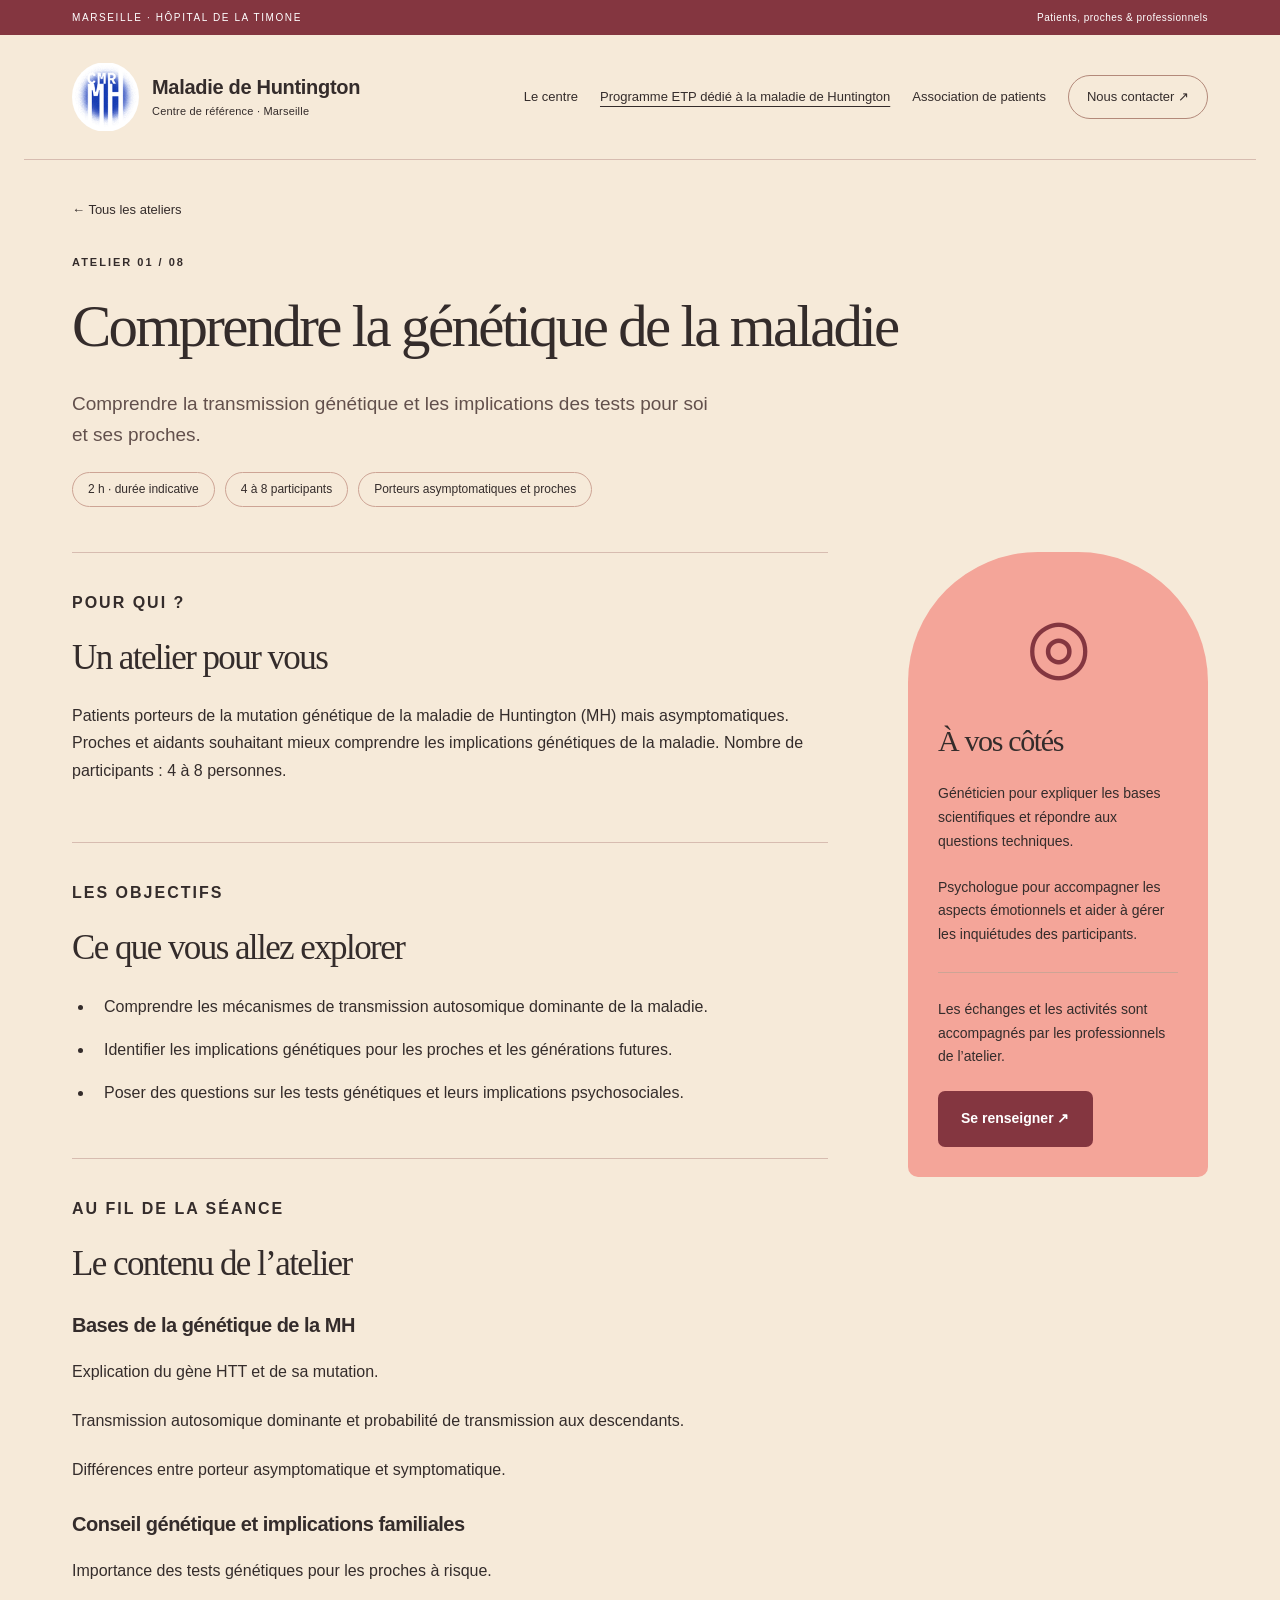
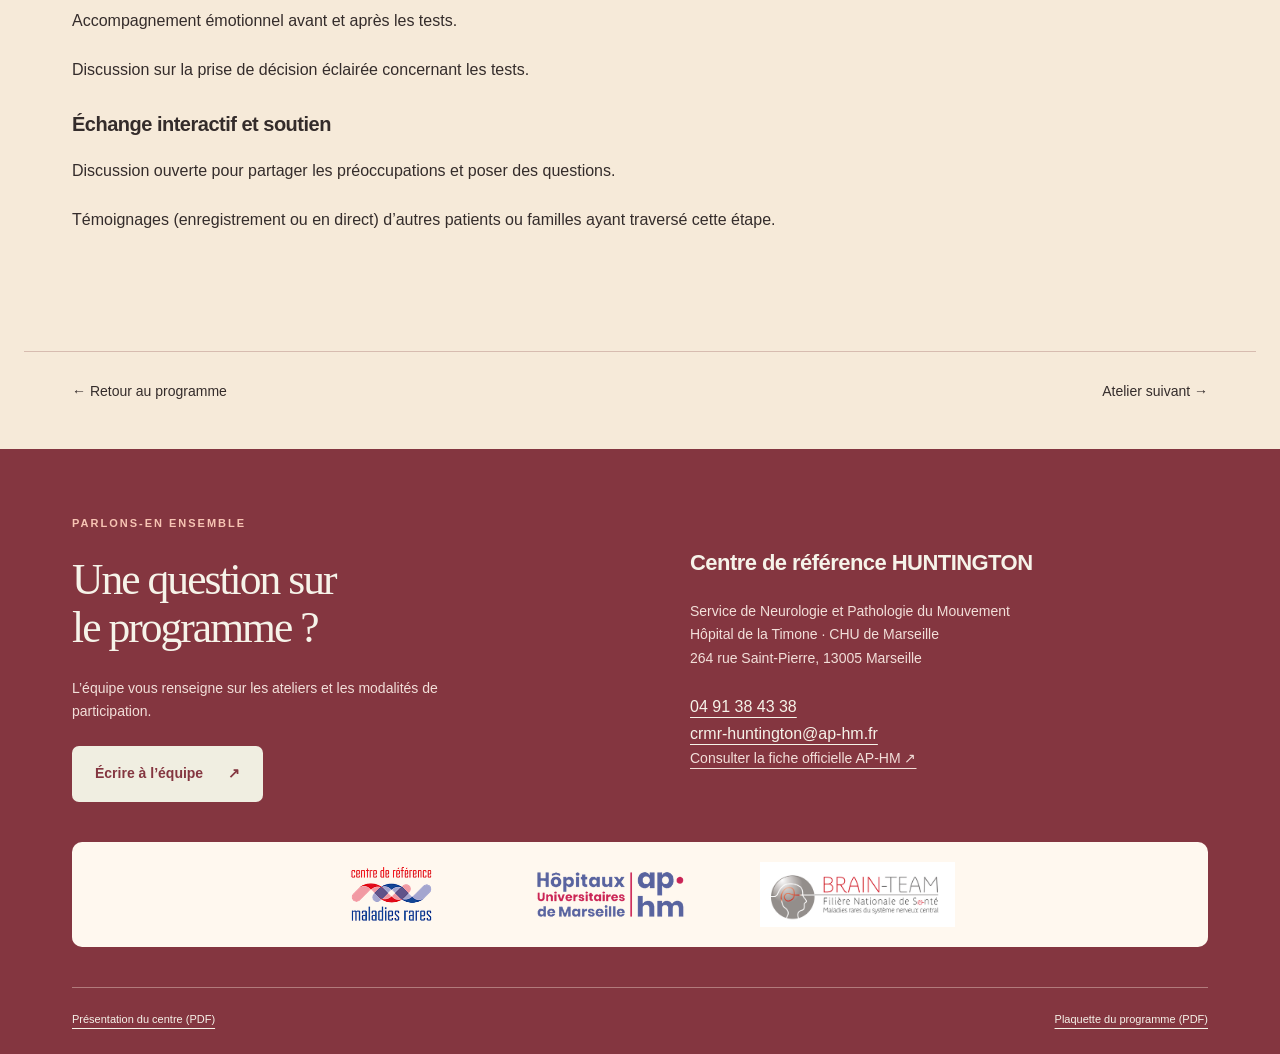
<file: atelier-genetique.html>
<!doctype html><html lang="fr"><head><meta charset="utf-8"><meta name="viewport" content="width=device-width,initial-scale=1"><title>Comprendre la génétique de la maladie | Huntington Marseille</title><meta name="description" content="Le centre de référence de la maladie de Huntington de Marseille et son programme d’éducation thérapeutique pour les patients et leurs proches."><link rel="icon" href="assets/favicon.svg" type="image/svg+xml"><link rel="stylesheet" href="assets/style.css"><link rel="stylesheet" href="assets/association.css"></head><body><a class="skip" href="#contenu">Aller au contenu</a><div class="topline">MARSEILLE · HÔPITAL DE LA TIMONE <span>Patients, proches & professionnels</span></div><header><a class="brand" href="index.html"><img class="official-logo" src="assets/logo-huntington.png" alt="Centre de référence de la maladie de Huntington"><span class="brand-location">Maladie de Huntington<span class="brand-sub">Centre de référence · Marseille</span></span></a><nav aria-label="Navigation principale"><a  href="index.html">Le centre</a><a aria-current="page" href="programme-etp.html">Programme ETP dédié à la maladie de Huntington</a><a  href="association-patients.html">Association de patients</a><a class="nav-contact" href="#contact">Nous contacter <span aria-hidden="true">↗</span></a></nav></header><main id="contenu"><section class="detail-intro wrap"><a class="breadcrumb" href="programme-etp.html">← Tous les ateliers</a><p class="eyebrow">ATELIER 01 / 08</p><h1>Comprendre la génétique de la maladie</h1><p class="lead">Comprendre la transmission génétique et les implications des tests pour soi et ses proches.</p><div class="tags"><span>2 h · durée indicative</span><span>4 à 8 participants</span><span>Porteurs asymptomatiques et proches</span></div></section><div class="detail-grid wrap"><article><section><p class="eyebrow">POUR QUI ?</p><h2>Un atelier pour vous</h2><p>Patients porteurs de la mutation génétique de la maladie de Huntington (MH) mais asymptomatiques. Proches et aidants souhaitant mieux comprendre les implications génétiques de la maladie. Nombre de participants : 4 à 8 personnes.</p></section><section><p class="eyebrow">LES OBJECTIFS</p><h2>Ce que vous allez explorer</h2><ul class="objectives"><li>Comprendre les mécanismes de transmission autosomique dominante de la maladie.</li><li>Identifier les implications génétiques pour les proches et les générations futures.</li><li>Poser des questions sur les tests génétiques et leurs implications psychosociales.</li></ul></section><section><p class="eyebrow">AU FIL DE LA SÉANCE</p><h2>Le contenu de l’atelier</h2><h3>Bases de la génétique de la MH</h3><p>Explication du gène HTT et de sa mutation.</p><p>Transmission autosomique dominante et probabilité de transmission aux descendants.</p><p>Différences entre porteur asymptomatique et symptomatique.</p><h3>Conseil génétique et implications familiales</h3><p>Importance des tests génétiques pour les proches à risque.</p><p>Accompagnement émotionnel avant et après les tests.</p><p>Discussion sur la prise de décision éclairée concernant les tests.</p><h3>Échange interactif et soutien</h3><p>Discussion ouverte pour partager les préoccupations et poser des questions.</p><p>Témoignages (enregistrement ou en direct) d’autres patients ou familles ayant traversé cette étape.</p></section></article><aside><div class="aside-symbol" aria-hidden="true">◎</div><h2>À vos côtés</h2><p>Généticien pour expliquer les bases scientifiques et répondre aux questions techniques.</p><p>Psychologue pour accompagner les aspects émotionnels et aider à gérer les inquiétudes des participants.</p><hr><p>Les échanges et les activités sont accompagnés par les professionnels de l’atelier.</p><a class="button" href="#contact">Se renseigner ↗</a></aside></div><nav class="next wrap" aria-label="Autres ateliers"><a href="programme-etp.html">← Retour au programme</a><a href="atelier-recherche.html">Atelier suivant →</a></nav></main><footer id="contact"><div><span class="eyebrow">PARLONS-EN ENSEMBLE</span><h2>Une question sur<br>le programme ?</h2><p>L’équipe vous renseigne sur les ateliers et les modalités de participation.</p><a class="button light" href="mailto:crmr-huntington@ap-hm.fr">Écrire à l’équipe <span aria-hidden="true">↗</span></a></div><div class="contact-info"><h3>Centre de référence HUNTINGTON</h3><p>Service de Neurologie et Pathologie du Mouvement<br>Hôpital de la Timone · CHU de Marseille<br>264 rue Saint-Pierre, 13005 Marseille</p><a href="tel:+33491384338">04 91 38 43 38</a><br><a href="mailto:crmr-huntington@ap-hm.fr">crmr-huntington@ap-hm.fr</a><p><a href="https://fr.ap-hm.fr/site/maladiesrares/crmr-constitutif-maladie-de-huntington-et-autres-chorees-hungtington" target="_blank" rel="noopener">Consulter la fiche officielle AP-HM ↗</a></p></div><div class="partners" aria-label="Réseau et institutions"><img src="assets/logo-crmr.png" alt="Centre de référence maladies rares" width="150" height="84"><img src="assets/logo-aphm.png" alt="Hôpitaux universitaires de Marseille AP-HM" width="165" height="64"><img src="assets/logo-brain-team.png" alt="BRAIN-TEAM, filière nationale de santé maladies rares du système nerveux central" width="210" height="70"></div><div class="footer-bottom"><a href="assets/centre-huntington.pdf">Présentation du centre (PDF)</a><a href="assets/programme-etp-huntington.pdf">Plaquette du programme (PDF)</a></div></footer></body></html>
</file>
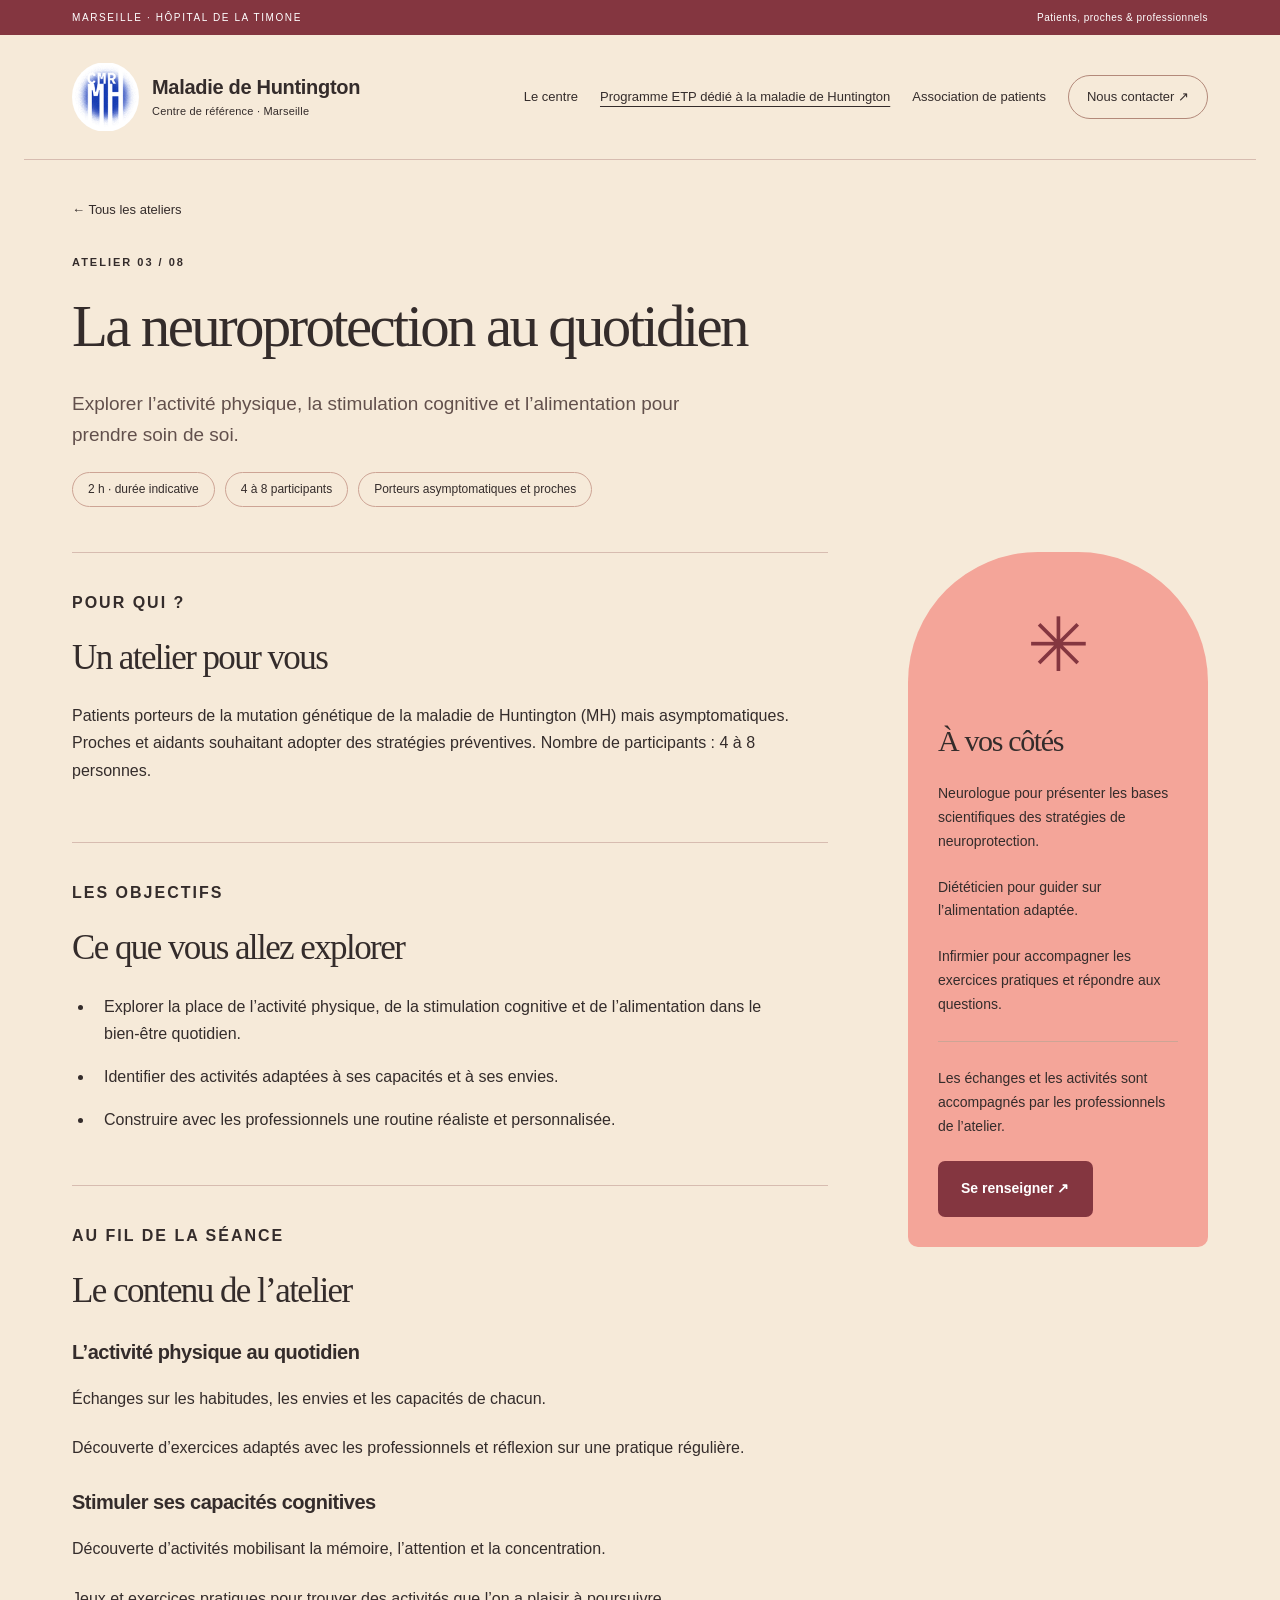
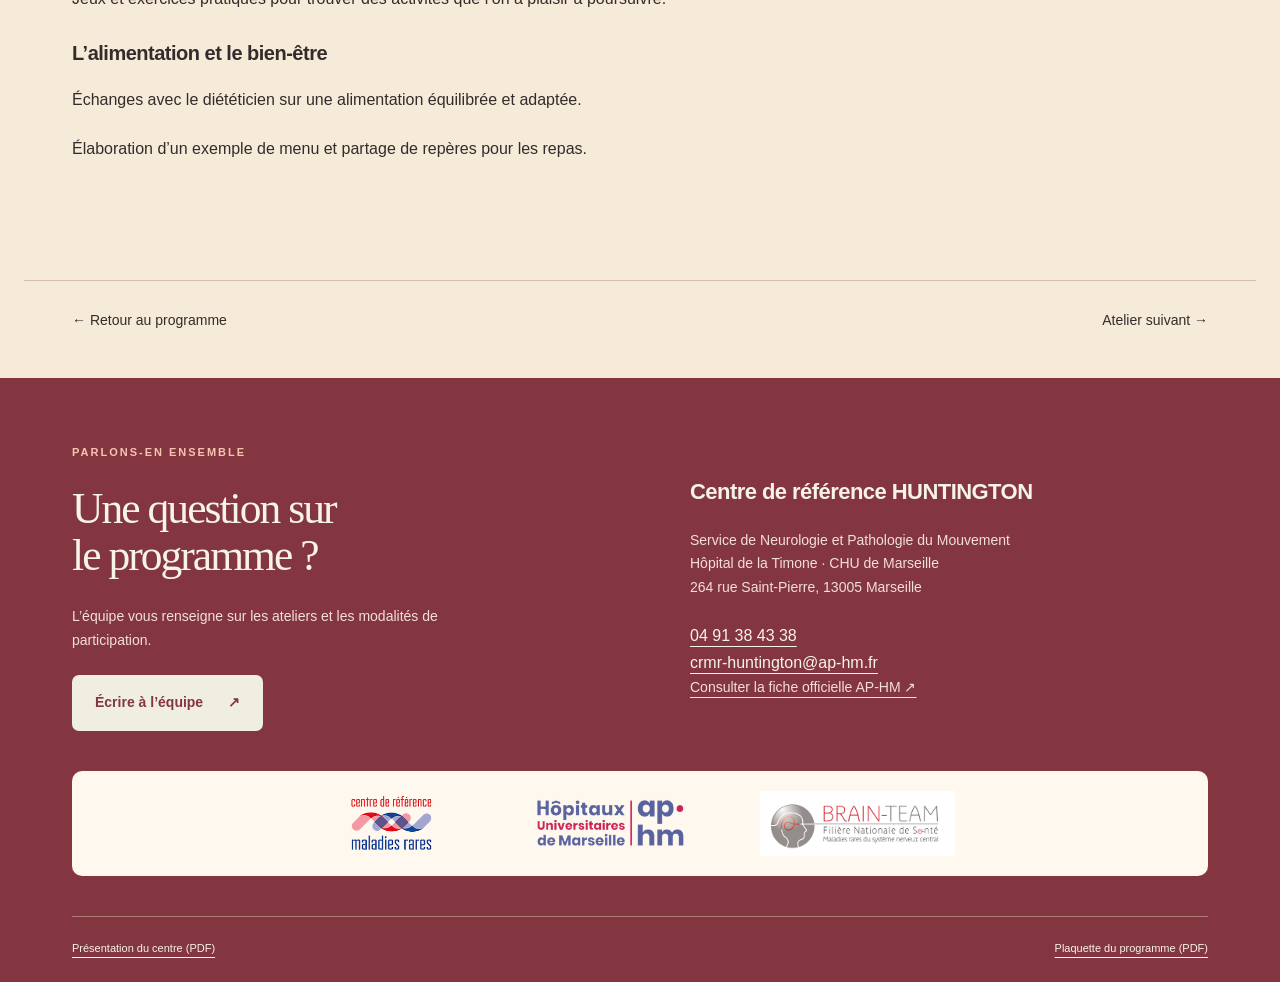
<file: atelier-neuroprotection.html>
<!doctype html><html lang="fr"><head><meta charset="utf-8"><meta name="viewport" content="width=device-width,initial-scale=1"><title>La neuroprotection au quotidien | Huntington Marseille</title><meta name="description" content="Le centre de référence de la maladie de Huntington de Marseille et son programme d’éducation thérapeutique pour les patients et leurs proches."><link rel="icon" href="assets/favicon.svg" type="image/svg+xml"><link rel="stylesheet" href="assets/style.css"><link rel="stylesheet" href="assets/association.css"></head><body><a class="skip" href="#contenu">Aller au contenu</a><div class="topline">MARSEILLE · HÔPITAL DE LA TIMONE <span>Patients, proches & professionnels</span></div><header><a class="brand" href="index.html"><img class="official-logo" src="assets/logo-huntington.png" alt="Centre de référence de la maladie de Huntington"><span class="brand-location">Maladie de Huntington<span class="brand-sub">Centre de référence · Marseille</span></span></a><nav aria-label="Navigation principale"><a  href="index.html">Le centre</a><a aria-current="page" href="programme-etp.html">Programme ETP dédié à la maladie de Huntington</a><a  href="association-patients.html">Association de patients</a><a class="nav-contact" href="#contact">Nous contacter <span aria-hidden="true">↗</span></a></nav></header><main id="contenu"><section class="detail-intro wrap"><a class="breadcrumb" href="programme-etp.html">← Tous les ateliers</a><p class="eyebrow">ATELIER 03 / 08</p><h1>La neuroprotection au quotidien</h1><p class="lead">Explorer l’activité physique, la stimulation cognitive et l’alimentation pour prendre soin de soi.</p><div class="tags"><span>2 h · durée indicative</span><span>4 à 8 participants</span><span>Porteurs asymptomatiques et proches</span></div></section><div class="detail-grid wrap"><article><section><p class="eyebrow">POUR QUI ?</p><h2>Un atelier pour vous</h2><p>Patients porteurs de la mutation génétique de la maladie de Huntington (MH) mais asymptomatiques. Proches et aidants souhaitant adopter des stratégies préventives. Nombre de participants : 4 à 8 personnes.</p></section><section><p class="eyebrow">LES OBJECTIFS</p><h2>Ce que vous allez explorer</h2><ul class="objectives"><li>Explorer la place de l’activité physique, de la stimulation cognitive et de l’alimentation dans le bien-être quotidien.</li><li>Identifier des activités adaptées à ses capacités et à ses envies.</li><li>Construire avec les professionnels une routine réaliste et personnalisée.</li></ul></section><section><p class="eyebrow">AU FIL DE LA SÉANCE</p><h2>Le contenu de l’atelier</h2><h3>L’activité physique au quotidien</h3><p>Échanges sur les habitudes, les envies et les capacités de chacun.</p><p>Découverte d’exercices adaptés avec les professionnels et réflexion sur une pratique régulière.</p><h3>Stimuler ses capacités cognitives</h3><p>Découverte d’activités mobilisant la mémoire, l’attention et la concentration.</p><p>Jeux et exercices pratiques pour trouver des activités que l’on a plaisir à poursuivre.</p><h3>L’alimentation et le bien-être</h3><p>Échanges avec le diététicien sur une alimentation équilibrée et adaptée.</p><p>Élaboration d’un exemple de menu et partage de repères pour les repas.</p></section></article><aside><div class="aside-symbol" aria-hidden="true">✳</div><h2>À vos côtés</h2><p>Neurologue pour présenter les bases scientifiques des stratégies de neuroprotection.</p><p>Diététicien pour guider sur l’alimentation adaptée.</p><p>Infirmier pour accompagner les exercices pratiques et répondre aux questions.</p><hr><p>Les échanges et les activités sont accompagnés par les professionnels de l’atelier.</p><a class="button" href="#contact">Se renseigner ↗</a></aside></div><nav class="next wrap" aria-label="Autres ateliers"><a href="programme-etp.html">← Retour au programme</a><a href="atelier-troubles-moteurs.html">Atelier suivant →</a></nav></main><footer id="contact"><div><span class="eyebrow">PARLONS-EN ENSEMBLE</span><h2>Une question sur<br>le programme ?</h2><p>L’équipe vous renseigne sur les ateliers et les modalités de participation.</p><a class="button light" href="mailto:crmr-huntington@ap-hm.fr">Écrire à l’équipe <span aria-hidden="true">↗</span></a></div><div class="contact-info"><h3>Centre de référence HUNTINGTON</h3><p>Service de Neurologie et Pathologie du Mouvement<br>Hôpital de la Timone · CHU de Marseille<br>264 rue Saint-Pierre, 13005 Marseille</p><a href="tel:+33491384338">04 91 38 43 38</a><br><a href="mailto:crmr-huntington@ap-hm.fr">crmr-huntington@ap-hm.fr</a><p><a href="https://fr.ap-hm.fr/site/maladiesrares/crmr-constitutif-maladie-de-huntington-et-autres-chorees-hungtington" target="_blank" rel="noopener">Consulter la fiche officielle AP-HM ↗</a></p></div><div class="partners" aria-label="Réseau et institutions"><img src="assets/logo-crmr.png" alt="Centre de référence maladies rares" width="150" height="84"><img src="assets/logo-aphm.png" alt="Hôpitaux universitaires de Marseille AP-HM" width="165" height="64"><img src="assets/logo-brain-team.png" alt="BRAIN-TEAM, filière nationale de santé maladies rares du système nerveux central" width="210" height="70"></div><div class="footer-bottom"><a href="assets/centre-huntington.pdf">Présentation du centre (PDF)</a><a href="assets/programme-etp-huntington.pdf">Plaquette du programme (PDF)</a></div></footer></body></html>
</file>
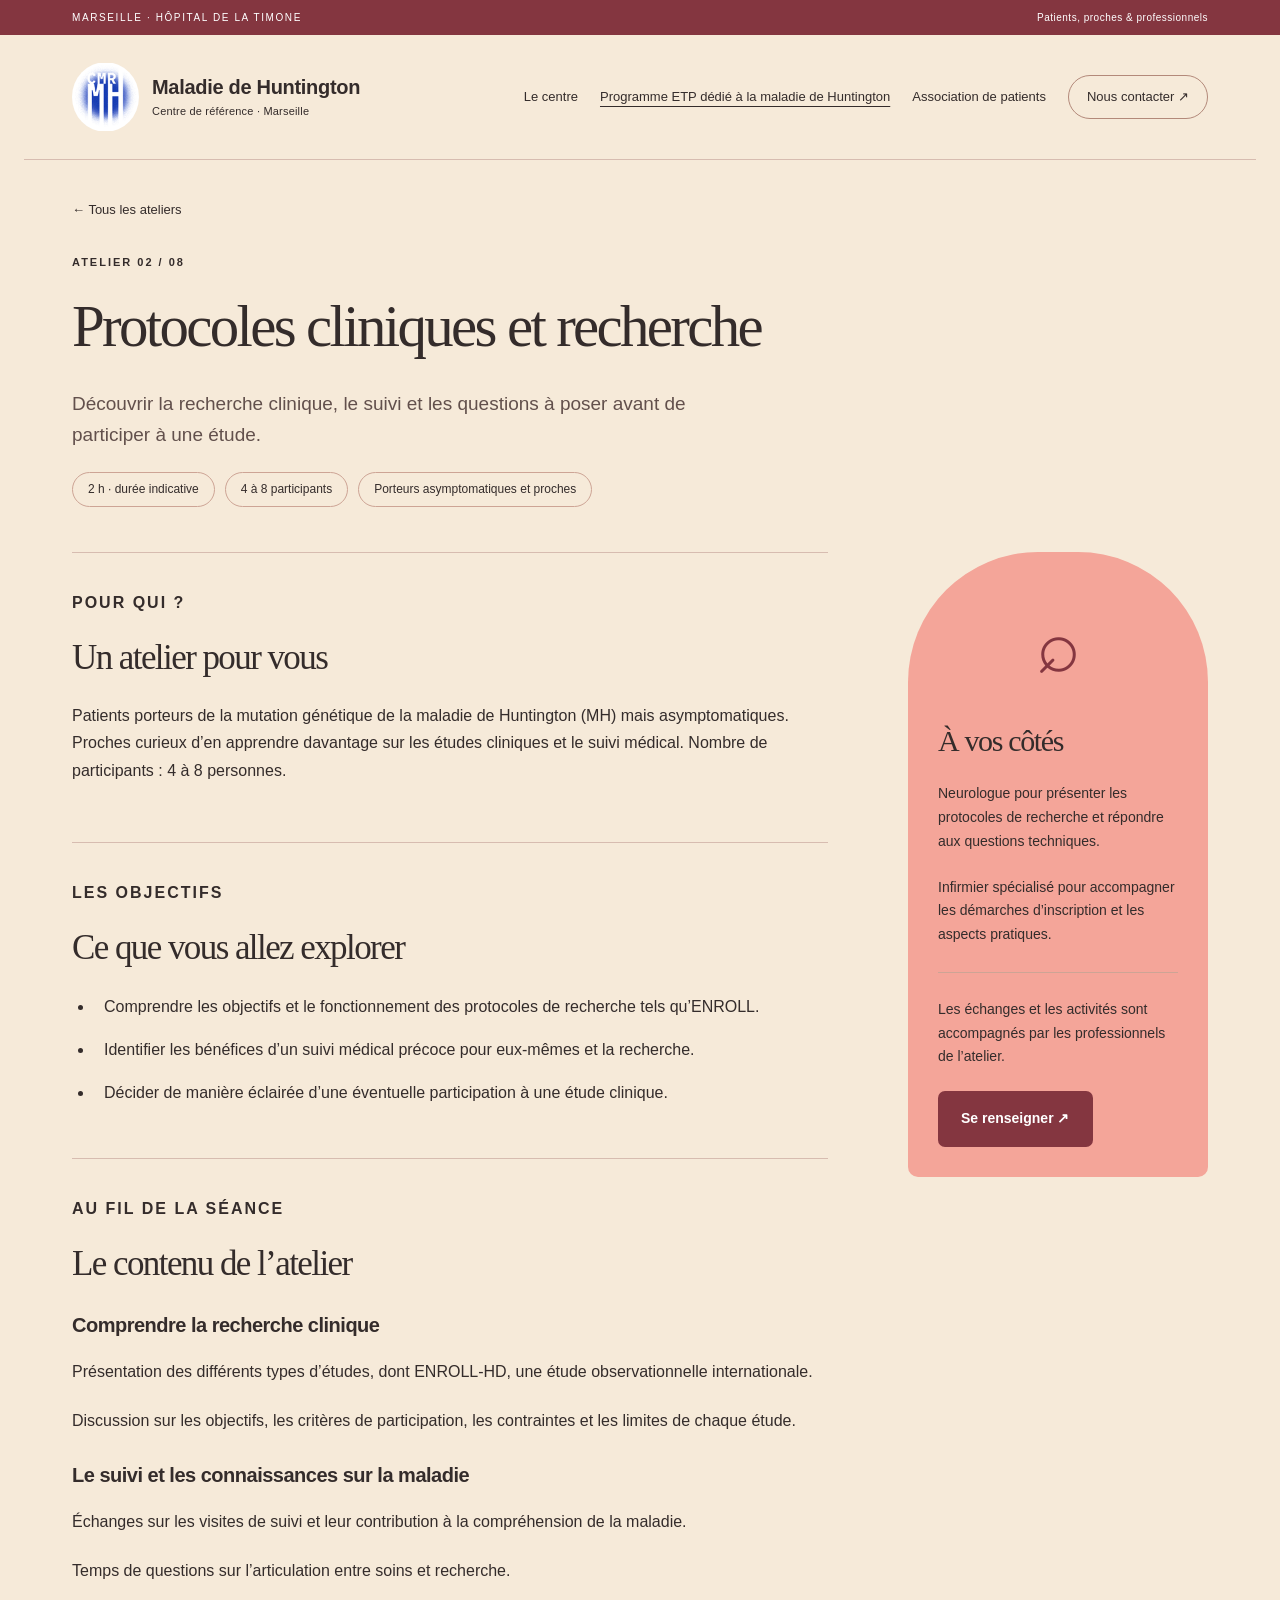
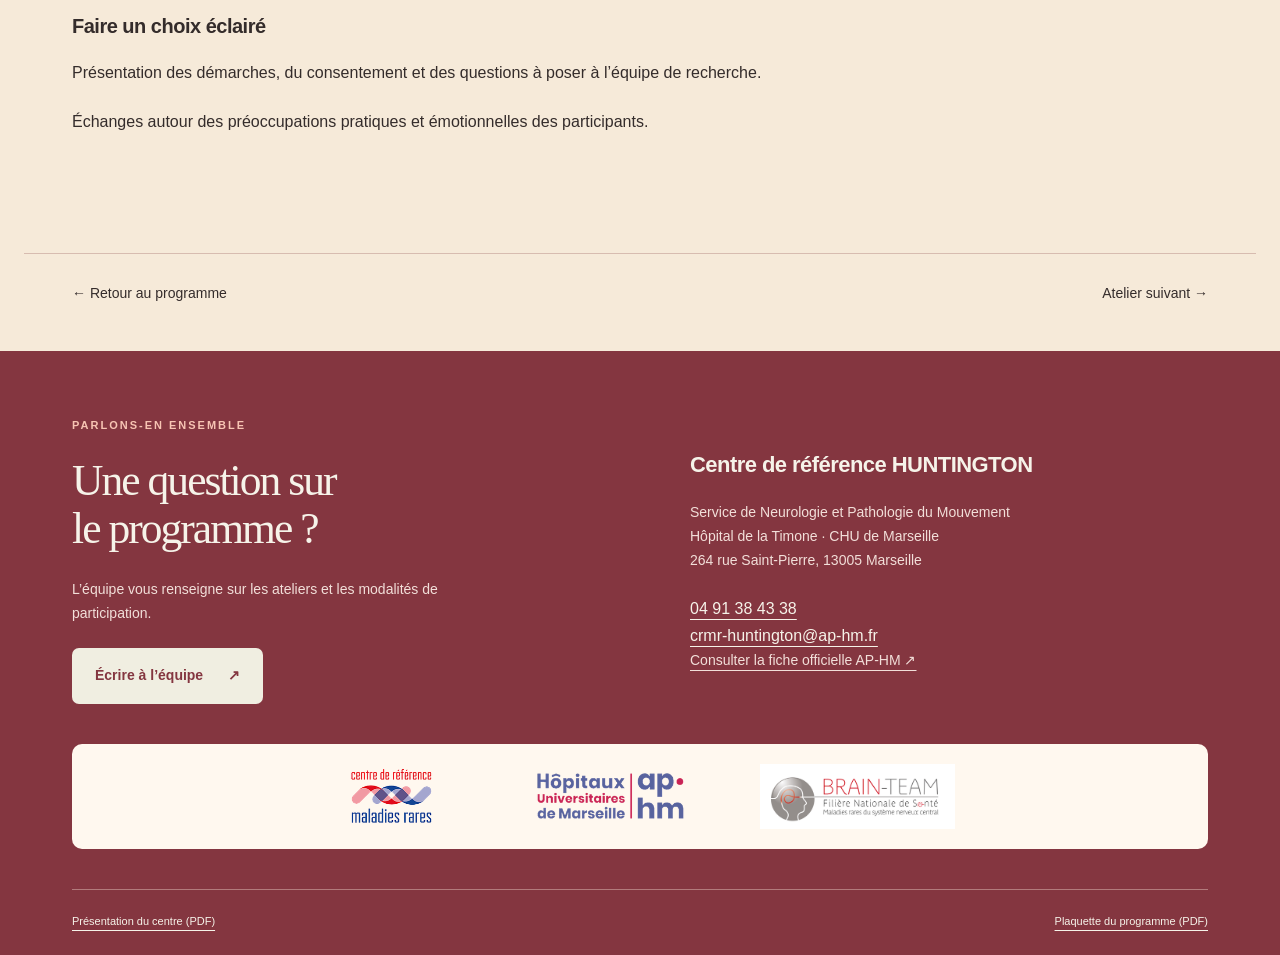
<file: atelier-recherche.html>
<!doctype html><html lang="fr"><head><meta charset="utf-8"><meta name="viewport" content="width=device-width,initial-scale=1"><title>Protocoles cliniques et recherche | Huntington Marseille</title><meta name="description" content="Le centre de référence de la maladie de Huntington de Marseille et son programme d’éducation thérapeutique pour les patients et leurs proches."><link rel="icon" href="assets/favicon.svg" type="image/svg+xml"><link rel="stylesheet" href="assets/style.css"><link rel="stylesheet" href="assets/association.css"></head><body><a class="skip" href="#contenu">Aller au contenu</a><div class="topline">MARSEILLE · HÔPITAL DE LA TIMONE <span>Patients, proches & professionnels</span></div><header><a class="brand" href="index.html"><img class="official-logo" src="assets/logo-huntington.png" alt="Centre de référence de la maladie de Huntington"><span class="brand-location">Maladie de Huntington<span class="brand-sub">Centre de référence · Marseille</span></span></a><nav aria-label="Navigation principale"><a  href="index.html">Le centre</a><a aria-current="page" href="programme-etp.html">Programme ETP dédié à la maladie de Huntington</a><a  href="association-patients.html">Association de patients</a><a class="nav-contact" href="#contact">Nous contacter <span aria-hidden="true">↗</span></a></nav></header><main id="contenu"><section class="detail-intro wrap"><a class="breadcrumb" href="programme-etp.html">← Tous les ateliers</a><p class="eyebrow">ATELIER 02 / 08</p><h1>Protocoles cliniques et recherche</h1><p class="lead">Découvrir la recherche clinique, le suivi et les questions à poser avant de participer à une étude.</p><div class="tags"><span>2 h · durée indicative</span><span>4 à 8 participants</span><span>Porteurs asymptomatiques et proches</span></div></section><div class="detail-grid wrap"><article><section><p class="eyebrow">POUR QUI ?</p><h2>Un atelier pour vous</h2><p>Patients porteurs de la mutation génétique de la maladie de Huntington (MH) mais asymptomatiques. Proches curieux d’en apprendre davantage sur les études cliniques et le suivi médical. Nombre de participants : 4 à 8 personnes.</p></section><section><p class="eyebrow">LES OBJECTIFS</p><h2>Ce que vous allez explorer</h2><ul class="objectives"><li>Comprendre les objectifs et le fonctionnement des protocoles de recherche tels qu’ENROLL.</li><li>Identifier les bénéfices d’un suivi médical précoce pour eux-mêmes et la recherche.</li><li>Décider de manière éclairée d’une éventuelle participation à une étude clinique.</li></ul></section><section><p class="eyebrow">AU FIL DE LA SÉANCE</p><h2>Le contenu de l’atelier</h2><h3>Comprendre la recherche clinique</h3><p>Présentation des différents types d’études, dont ENROLL-HD, une étude observationnelle internationale.</p><p>Discussion sur les objectifs, les critères de participation, les contraintes et les limites de chaque étude.</p><h3>Le suivi et les connaissances sur la maladie</h3><p>Échanges sur les visites de suivi et leur contribution à la compréhension de la maladie.</p><p>Temps de questions sur l’articulation entre soins et recherche.</p><h3>Faire un choix éclairé</h3><p>Présentation des démarches, du consentement et des questions à poser à l’équipe de recherche.</p><p>Échanges autour des préoccupations pratiques et émotionnelles des participants.</p></section></article><aside><div class="aside-symbol" aria-hidden="true">⌕</div><h2>À vos côtés</h2><p>Neurologue pour présenter les protocoles de recherche et répondre aux questions techniques.</p><p>Infirmier spécialisé pour accompagner les démarches d’inscription et les aspects pratiques.</p><hr><p>Les échanges et les activités sont accompagnés par les professionnels de l’atelier.</p><a class="button" href="#contact">Se renseigner ↗</a></aside></div><nav class="next wrap" aria-label="Autres ateliers"><a href="programme-etp.html">← Retour au programme</a><a href="atelier-neuroprotection.html">Atelier suivant →</a></nav></main><footer id="contact"><div><span class="eyebrow">PARLONS-EN ENSEMBLE</span><h2>Une question sur<br>le programme ?</h2><p>L’équipe vous renseigne sur les ateliers et les modalités de participation.</p><a class="button light" href="mailto:crmr-huntington@ap-hm.fr">Écrire à l’équipe <span aria-hidden="true">↗</span></a></div><div class="contact-info"><h3>Centre de référence HUNTINGTON</h3><p>Service de Neurologie et Pathologie du Mouvement<br>Hôpital de la Timone · CHU de Marseille<br>264 rue Saint-Pierre, 13005 Marseille</p><a href="tel:+33491384338">04 91 38 43 38</a><br><a href="mailto:crmr-huntington@ap-hm.fr">crmr-huntington@ap-hm.fr</a><p><a href="https://fr.ap-hm.fr/site/maladiesrares/crmr-constitutif-maladie-de-huntington-et-autres-chorees-hungtington" target="_blank" rel="noopener">Consulter la fiche officielle AP-HM ↗</a></p></div><div class="partners" aria-label="Réseau et institutions"><img src="assets/logo-crmr.png" alt="Centre de référence maladies rares" width="150" height="84"><img src="assets/logo-aphm.png" alt="Hôpitaux universitaires de Marseille AP-HM" width="165" height="64"><img src="assets/logo-brain-team.png" alt="BRAIN-TEAM, filière nationale de santé maladies rares du système nerveux central" width="210" height="70"></div><div class="footer-bottom"><a href="assets/centre-huntington.pdf">Présentation du centre (PDF)</a><a href="assets/programme-etp-huntington.pdf">Plaquette du programme (PDF)</a></div></footer></body></html>
</file>
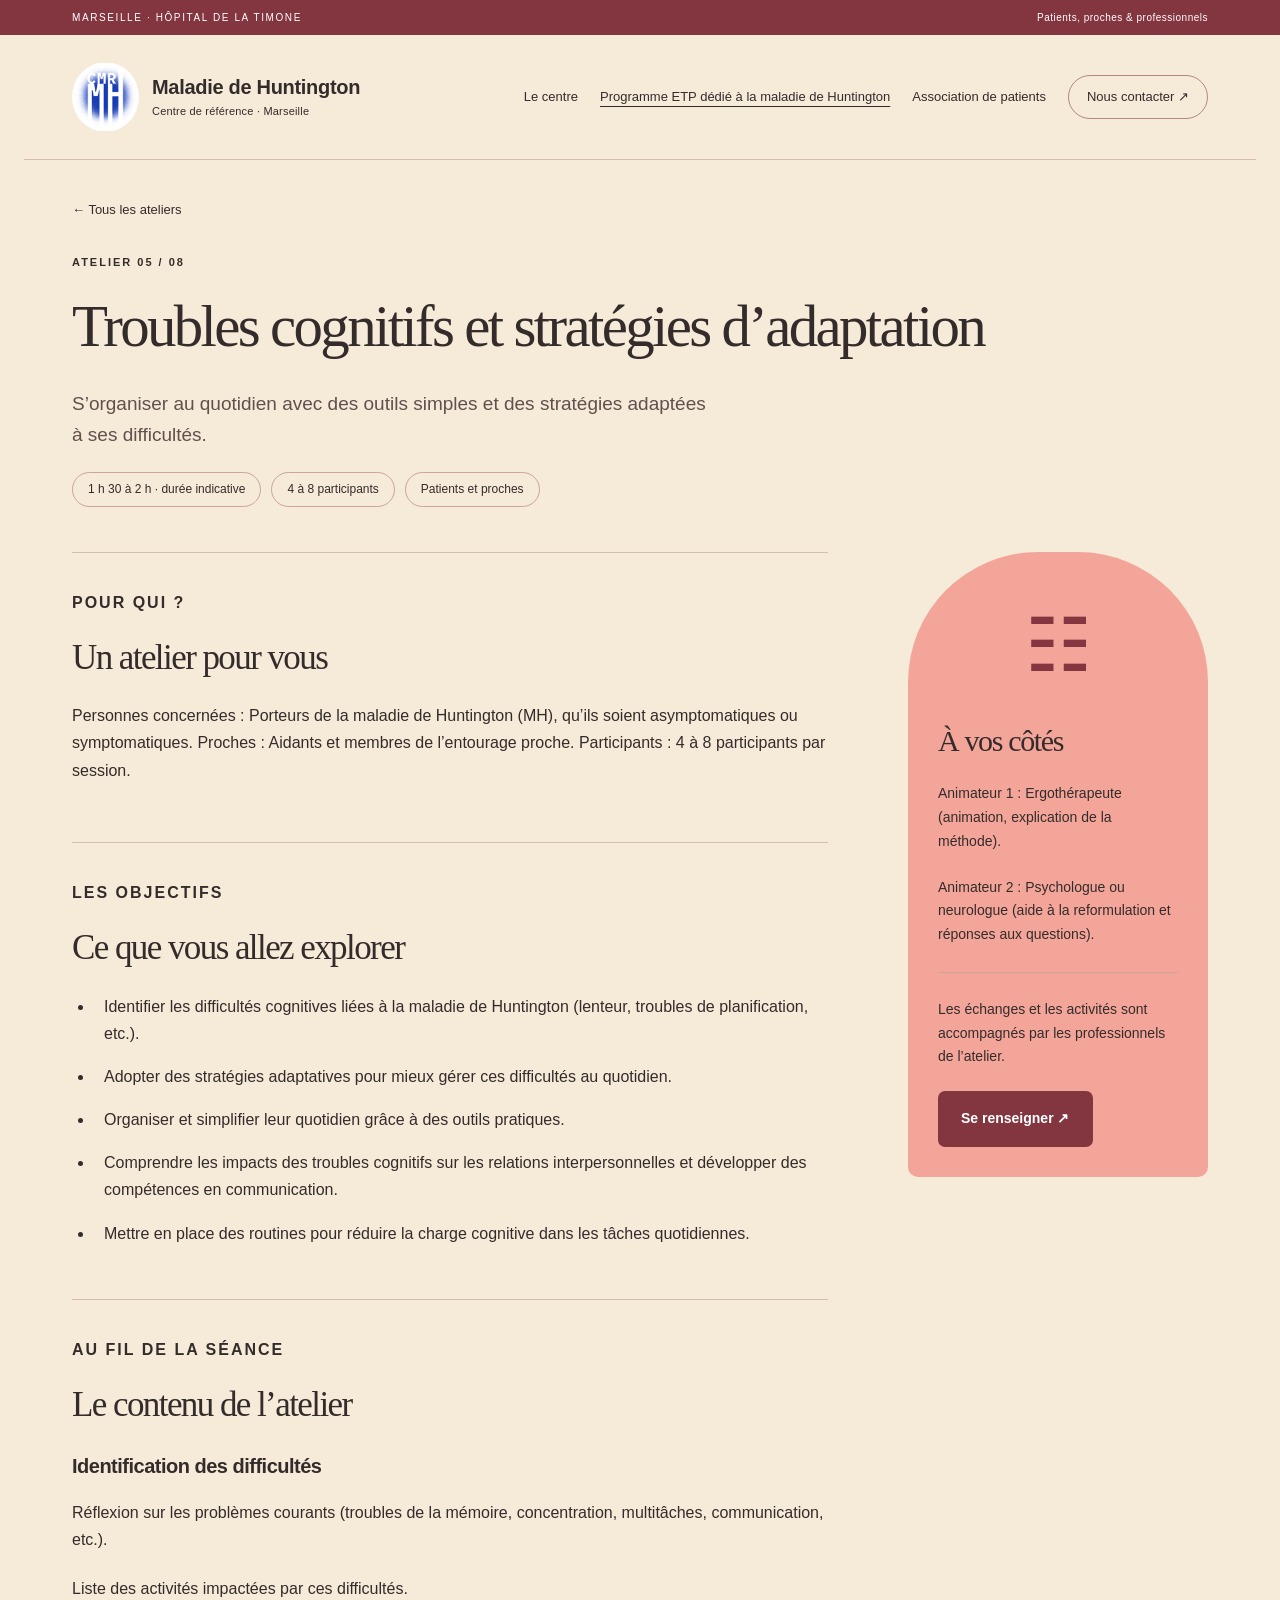
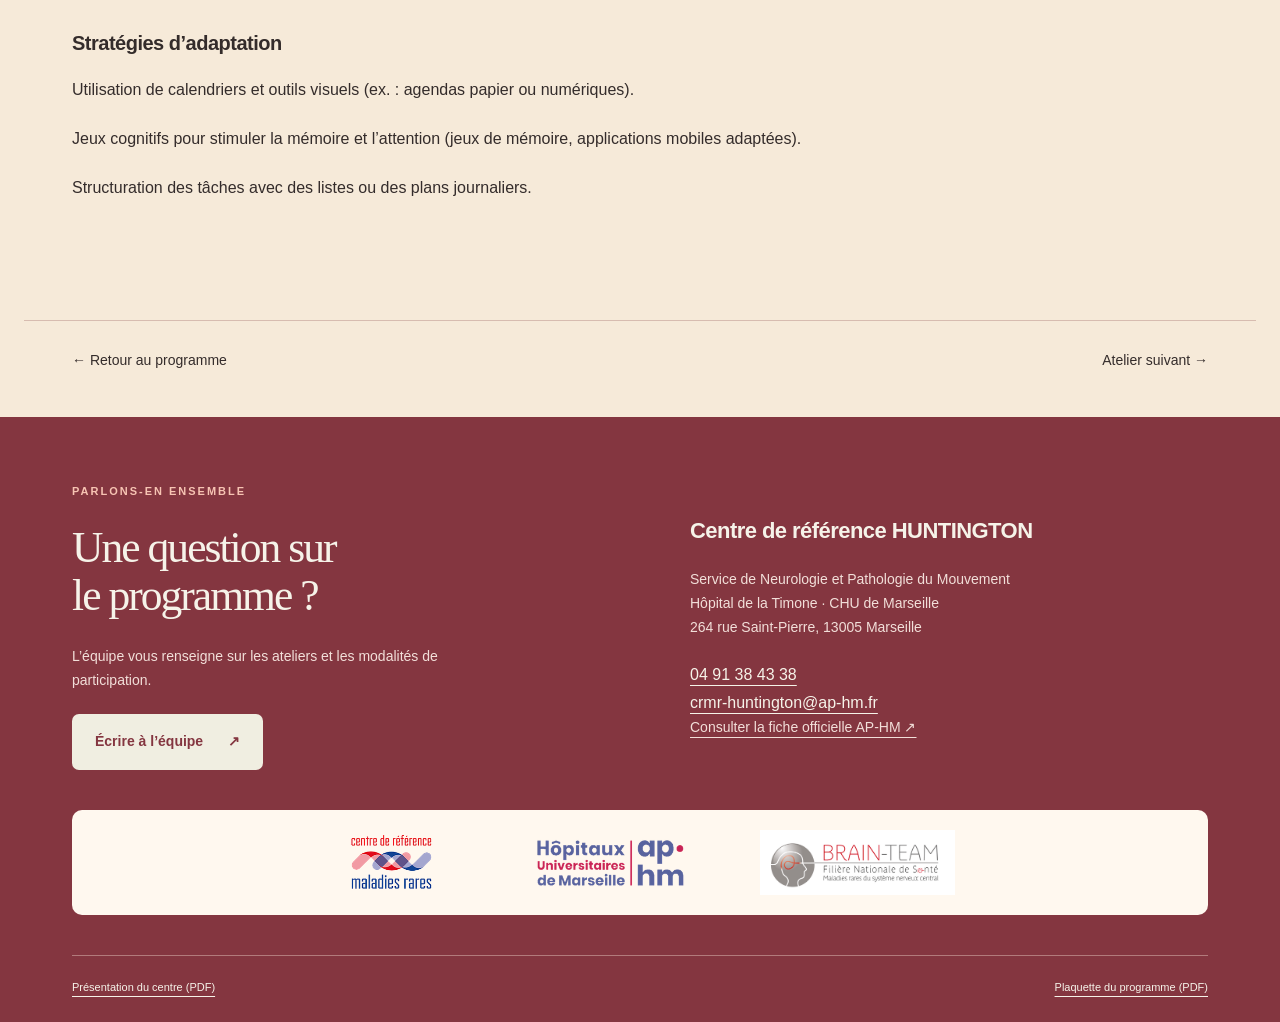
<file: atelier-troubles-cognitifs.html>
<!doctype html><html lang="fr"><head><meta charset="utf-8"><meta name="viewport" content="width=device-width,initial-scale=1"><title>Troubles cognitifs et stratégies d’adaptation | Huntington Marseille</title><meta name="description" content="Le centre de référence de la maladie de Huntington de Marseille et son programme d’éducation thérapeutique pour les patients et leurs proches."><link rel="icon" href="assets/favicon.svg" type="image/svg+xml"><link rel="stylesheet" href="assets/style.css"><link rel="stylesheet" href="assets/association.css"></head><body><a class="skip" href="#contenu">Aller au contenu</a><div class="topline">MARSEILLE · HÔPITAL DE LA TIMONE <span>Patients, proches & professionnels</span></div><header><a class="brand" href="index.html"><img class="official-logo" src="assets/logo-huntington.png" alt="Centre de référence de la maladie de Huntington"><span class="brand-location">Maladie de Huntington<span class="brand-sub">Centre de référence · Marseille</span></span></a><nav aria-label="Navigation principale"><a  href="index.html">Le centre</a><a aria-current="page" href="programme-etp.html">Programme ETP dédié à la maladie de Huntington</a><a  href="association-patients.html">Association de patients</a><a class="nav-contact" href="#contact">Nous contacter <span aria-hidden="true">↗</span></a></nav></header><main id="contenu"><section class="detail-intro wrap"><a class="breadcrumb" href="programme-etp.html">← Tous les ateliers</a><p class="eyebrow">ATELIER 05 / 08</p><h1>Troubles cognitifs et stratégies d’adaptation</h1><p class="lead">S’organiser au quotidien avec des outils simples et des stratégies adaptées à ses difficultés.</p><div class="tags"><span>1 h 30 à 2 h · durée indicative</span><span>4 à 8 participants</span><span>Patients et proches</span></div></section><div class="detail-grid wrap"><article><section><p class="eyebrow">POUR QUI ?</p><h2>Un atelier pour vous</h2><p>Personnes concernées : Porteurs de la maladie de Huntington (MH), qu’ils soient asymptomatiques ou symptomatiques. Proches : Aidants et membres de l’entourage proche. Participants : 4 à 8 participants par session.</p></section><section><p class="eyebrow">LES OBJECTIFS</p><h2>Ce que vous allez explorer</h2><ul class="objectives"><li>Identifier les difficultés cognitives liées à la maladie de Huntington (lenteur, troubles de planification, etc.).</li><li>Adopter des stratégies adaptatives pour mieux gérer ces difficultés au quotidien.</li><li>Organiser et simplifier leur quotidien grâce à des outils pratiques.</li><li>Comprendre les impacts des troubles cognitifs sur les relations interpersonnelles et développer des compétences en communication.</li><li>Mettre en place des routines pour réduire la charge cognitive dans les tâches quotidiennes.</li></ul></section><section><p class="eyebrow">AU FIL DE LA SÉANCE</p><h2>Le contenu de l’atelier</h2><h3>Identification des difficultés</h3><p>Réflexion sur les problèmes courants (troubles de la mémoire, concentration, multitâches, communication, etc.).</p><p>Liste des activités impactées par ces difficultés.</p><h3>Stratégies d’adaptation</h3><p>Utilisation de calendriers et outils visuels (ex. : agendas papier ou numériques).</p><p>Jeux cognitifs pour stimuler la mémoire et l’attention (jeux de mémoire, applications mobiles adaptées).</p><p>Structuration des tâches avec des listes ou des plans journaliers.</p></section></article><aside><div class="aside-symbol" aria-hidden="true">☷</div><h2>À vos côtés</h2><p>Animateur 1 : Ergothérapeute (animation, explication de la méthode).</p><p>Animateur 2 : Psychologue ou neurologue (aide à la reformulation et réponses aux questions).</p><hr><p>Les échanges et les activités sont accompagnés par les professionnels de l’atelier.</p><a class="button" href="#contact">Se renseigner ↗</a></aside></div><nav class="next wrap" aria-label="Autres ateliers"><a href="programme-etp.html">← Retour au programme</a><a href="atelier-alimentation.html">Atelier suivant →</a></nav></main><footer id="contact"><div><span class="eyebrow">PARLONS-EN ENSEMBLE</span><h2>Une question sur<br>le programme ?</h2><p>L’équipe vous renseigne sur les ateliers et les modalités de participation.</p><a class="button light" href="mailto:crmr-huntington@ap-hm.fr">Écrire à l’équipe <span aria-hidden="true">↗</span></a></div><div class="contact-info"><h3>Centre de référence HUNTINGTON</h3><p>Service de Neurologie et Pathologie du Mouvement<br>Hôpital de la Timone · CHU de Marseille<br>264 rue Saint-Pierre, 13005 Marseille</p><a href="tel:+33491384338">04 91 38 43 38</a><br><a href="mailto:crmr-huntington@ap-hm.fr">crmr-huntington@ap-hm.fr</a><p><a href="https://fr.ap-hm.fr/site/maladiesrares/crmr-constitutif-maladie-de-huntington-et-autres-chorees-hungtington" target="_blank" rel="noopener">Consulter la fiche officielle AP-HM ↗</a></p></div><div class="partners" aria-label="Réseau et institutions"><img src="assets/logo-crmr.png" alt="Centre de référence maladies rares" width="150" height="84"><img src="assets/logo-aphm.png" alt="Hôpitaux universitaires de Marseille AP-HM" width="165" height="64"><img src="assets/logo-brain-team.png" alt="BRAIN-TEAM, filière nationale de santé maladies rares du système nerveux central" width="210" height="70"></div><div class="footer-bottom"><a href="assets/centre-huntington.pdf">Présentation du centre (PDF)</a><a href="assets/programme-etp-huntington.pdf">Plaquette du programme (PDF)</a></div></footer></body></html>
</file>
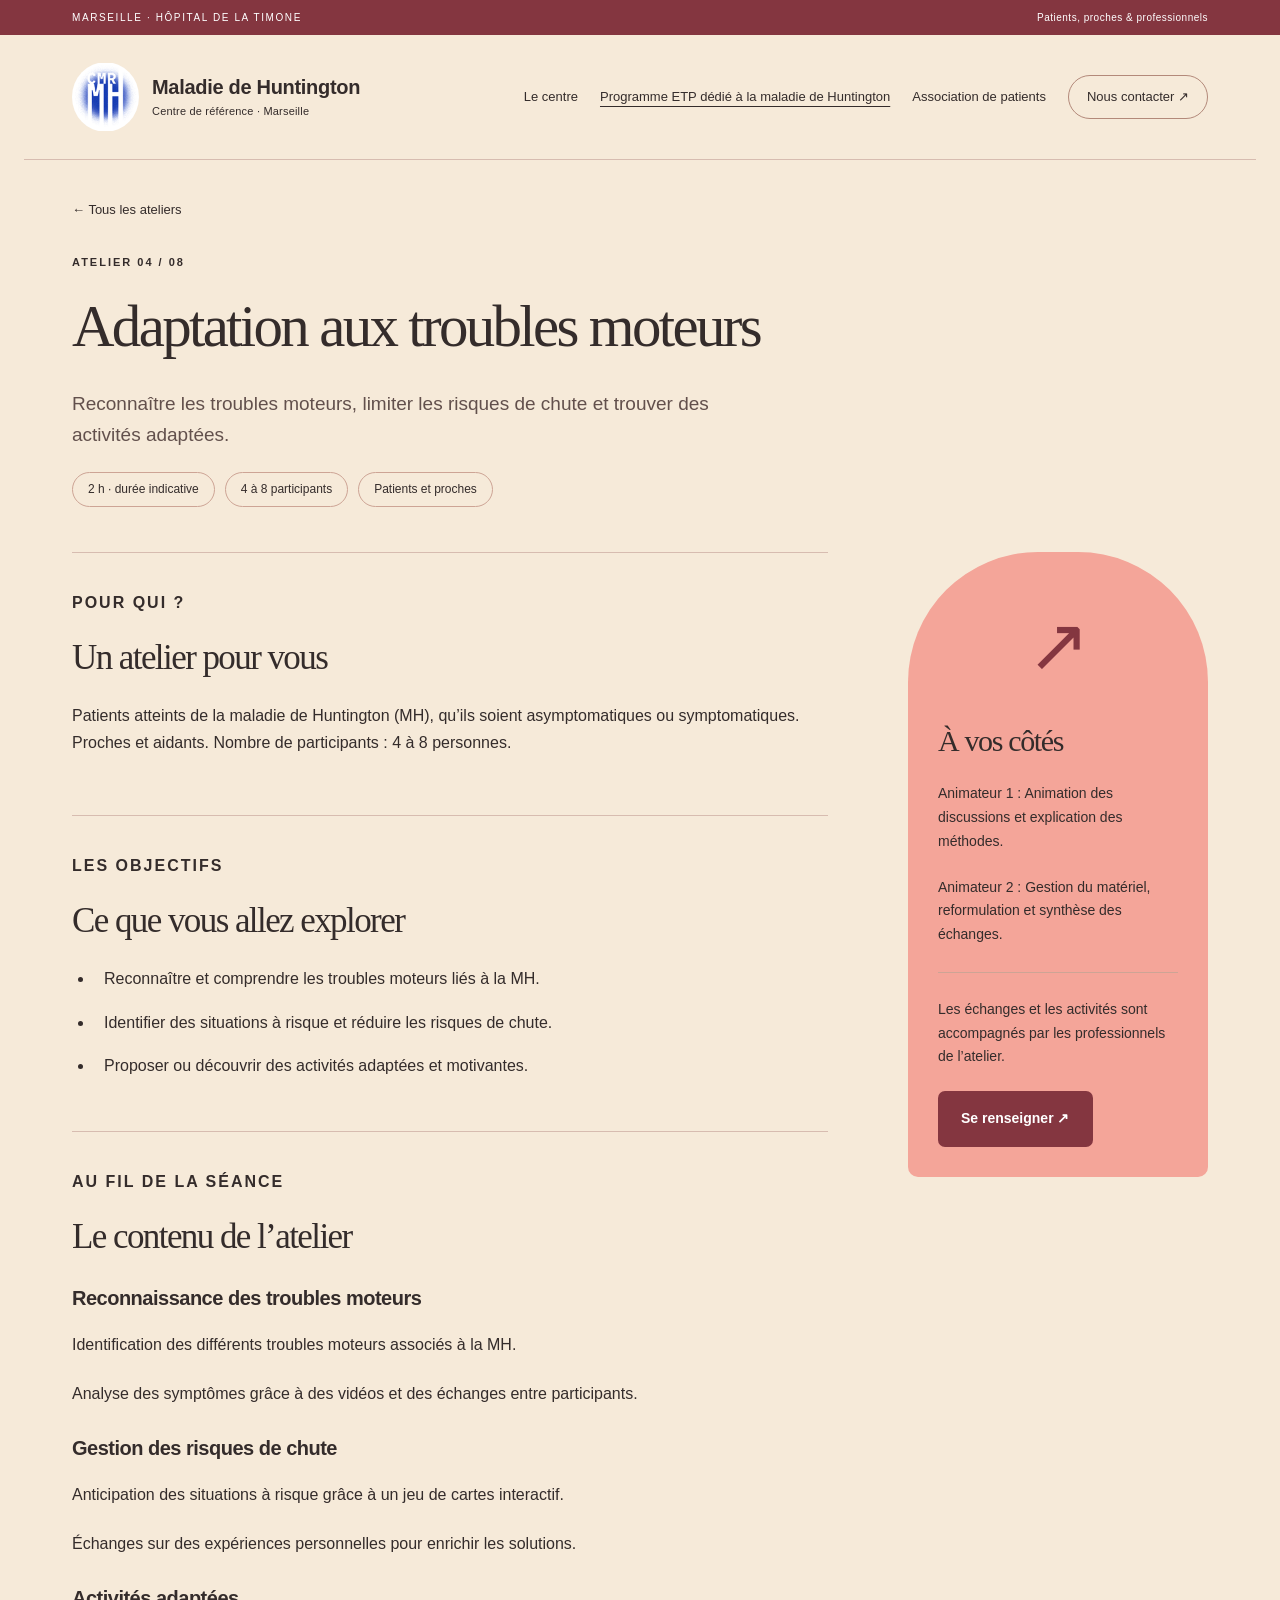
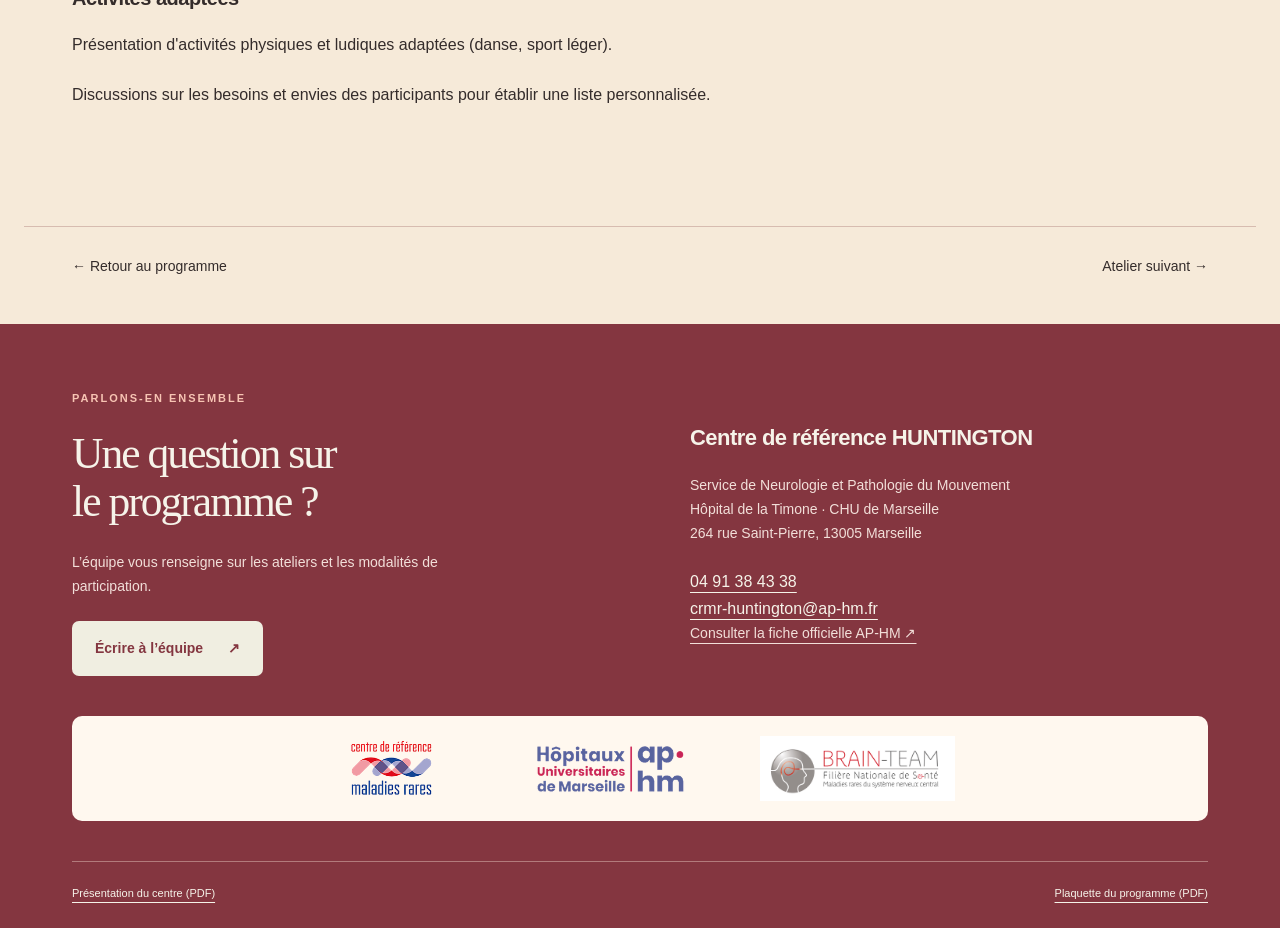
<file: atelier-troubles-moteurs.html>
<!doctype html><html lang="fr"><head><meta charset="utf-8"><meta name="viewport" content="width=device-width,initial-scale=1"><title>Adaptation aux troubles moteurs | Huntington Marseille</title><meta name="description" content="Le centre de référence de la maladie de Huntington de Marseille et son programme d’éducation thérapeutique pour les patients et leurs proches."><link rel="icon" href="assets/favicon.svg" type="image/svg+xml"><link rel="stylesheet" href="assets/style.css"><link rel="stylesheet" href="assets/association.css"></head><body><a class="skip" href="#contenu">Aller au contenu</a><div class="topline">MARSEILLE · HÔPITAL DE LA TIMONE <span>Patients, proches & professionnels</span></div><header><a class="brand" href="index.html"><img class="official-logo" src="assets/logo-huntington.png" alt="Centre de référence de la maladie de Huntington"><span class="brand-location">Maladie de Huntington<span class="brand-sub">Centre de référence · Marseille</span></span></a><nav aria-label="Navigation principale"><a  href="index.html">Le centre</a><a aria-current="page" href="programme-etp.html">Programme ETP dédié à la maladie de Huntington</a><a  href="association-patients.html">Association de patients</a><a class="nav-contact" href="#contact">Nous contacter <span aria-hidden="true">↗</span></a></nav></header><main id="contenu"><section class="detail-intro wrap"><a class="breadcrumb" href="programme-etp.html">← Tous les ateliers</a><p class="eyebrow">ATELIER 04 / 08</p><h1>Adaptation aux troubles moteurs</h1><p class="lead">Reconnaître les troubles moteurs, limiter les risques de chute et trouver des activités adaptées.</p><div class="tags"><span>2 h · durée indicative</span><span>4 à 8 participants</span><span>Patients et proches</span></div></section><div class="detail-grid wrap"><article><section><p class="eyebrow">POUR QUI ?</p><h2>Un atelier pour vous</h2><p>Patients atteints de la maladie de Huntington (MH), qu’ils soient asymptomatiques ou symptomatiques. Proches et aidants. Nombre de participants : 4 à 8 personnes.</p></section><section><p class="eyebrow">LES OBJECTIFS</p><h2>Ce que vous allez explorer</h2><ul class="objectives"><li>Reconnaître et comprendre les troubles moteurs liés à la MH.</li><li>Identifier des situations à risque et réduire les risques de chute.</li><li>Proposer ou découvrir des activités adaptées et motivantes.</li></ul></section><section><p class="eyebrow">AU FIL DE LA SÉANCE</p><h2>Le contenu de l’atelier</h2><h3>Reconnaissance des troubles moteurs</h3><p>Identification des différents troubles moteurs associés à la MH.</p><p>Analyse des symptômes grâce à des vidéos et des échanges entre participants.</p><h3>Gestion des risques de chute</h3><p>Anticipation des situations à risque grâce à un jeu de cartes interactif.</p><p>Échanges sur des expériences personnelles pour enrichir les solutions.</p><h3>Activités adaptées</h3><p>Présentation d&#x27;activités physiques et ludiques adaptées (danse, sport léger).</p><p>Discussions sur les besoins et envies des participants pour établir une liste personnalisée.</p></section></article><aside><div class="aside-symbol" aria-hidden="true">↗</div><h2>À vos côtés</h2><p>Animateur 1 : Animation des discussions et explication des méthodes.</p><p>Animateur 2 : Gestion du matériel, reformulation et synthèse des échanges.</p><hr><p>Les échanges et les activités sont accompagnés par les professionnels de l’atelier.</p><a class="button" href="#contact">Se renseigner ↗</a></aside></div><nav class="next wrap" aria-label="Autres ateliers"><a href="programme-etp.html">← Retour au programme</a><a href="atelier-troubles-cognitifs.html">Atelier suivant →</a></nav></main><footer id="contact"><div><span class="eyebrow">PARLONS-EN ENSEMBLE</span><h2>Une question sur<br>le programme ?</h2><p>L’équipe vous renseigne sur les ateliers et les modalités de participation.</p><a class="button light" href="mailto:crmr-huntington@ap-hm.fr">Écrire à l’équipe <span aria-hidden="true">↗</span></a></div><div class="contact-info"><h3>Centre de référence HUNTINGTON</h3><p>Service de Neurologie et Pathologie du Mouvement<br>Hôpital de la Timone · CHU de Marseille<br>264 rue Saint-Pierre, 13005 Marseille</p><a href="tel:+33491384338">04 91 38 43 38</a><br><a href="mailto:crmr-huntington@ap-hm.fr">crmr-huntington@ap-hm.fr</a><p><a href="https://fr.ap-hm.fr/site/maladiesrares/crmr-constitutif-maladie-de-huntington-et-autres-chorees-hungtington" target="_blank" rel="noopener">Consulter la fiche officielle AP-HM ↗</a></p></div><div class="partners" aria-label="Réseau et institutions"><img src="assets/logo-crmr.png" alt="Centre de référence maladies rares" width="150" height="84"><img src="assets/logo-aphm.png" alt="Hôpitaux universitaires de Marseille AP-HM" width="165" height="64"><img src="assets/logo-brain-team.png" alt="BRAIN-TEAM, filière nationale de santé maladies rares du système nerveux central" width="210" height="70"></div><div class="footer-bottom"><a href="assets/centre-huntington.pdf">Présentation du centre (PDF)</a><a href="assets/programme-etp-huntington.pdf">Plaquette du programme (PDF)</a></div></footer></body></html>
</file>
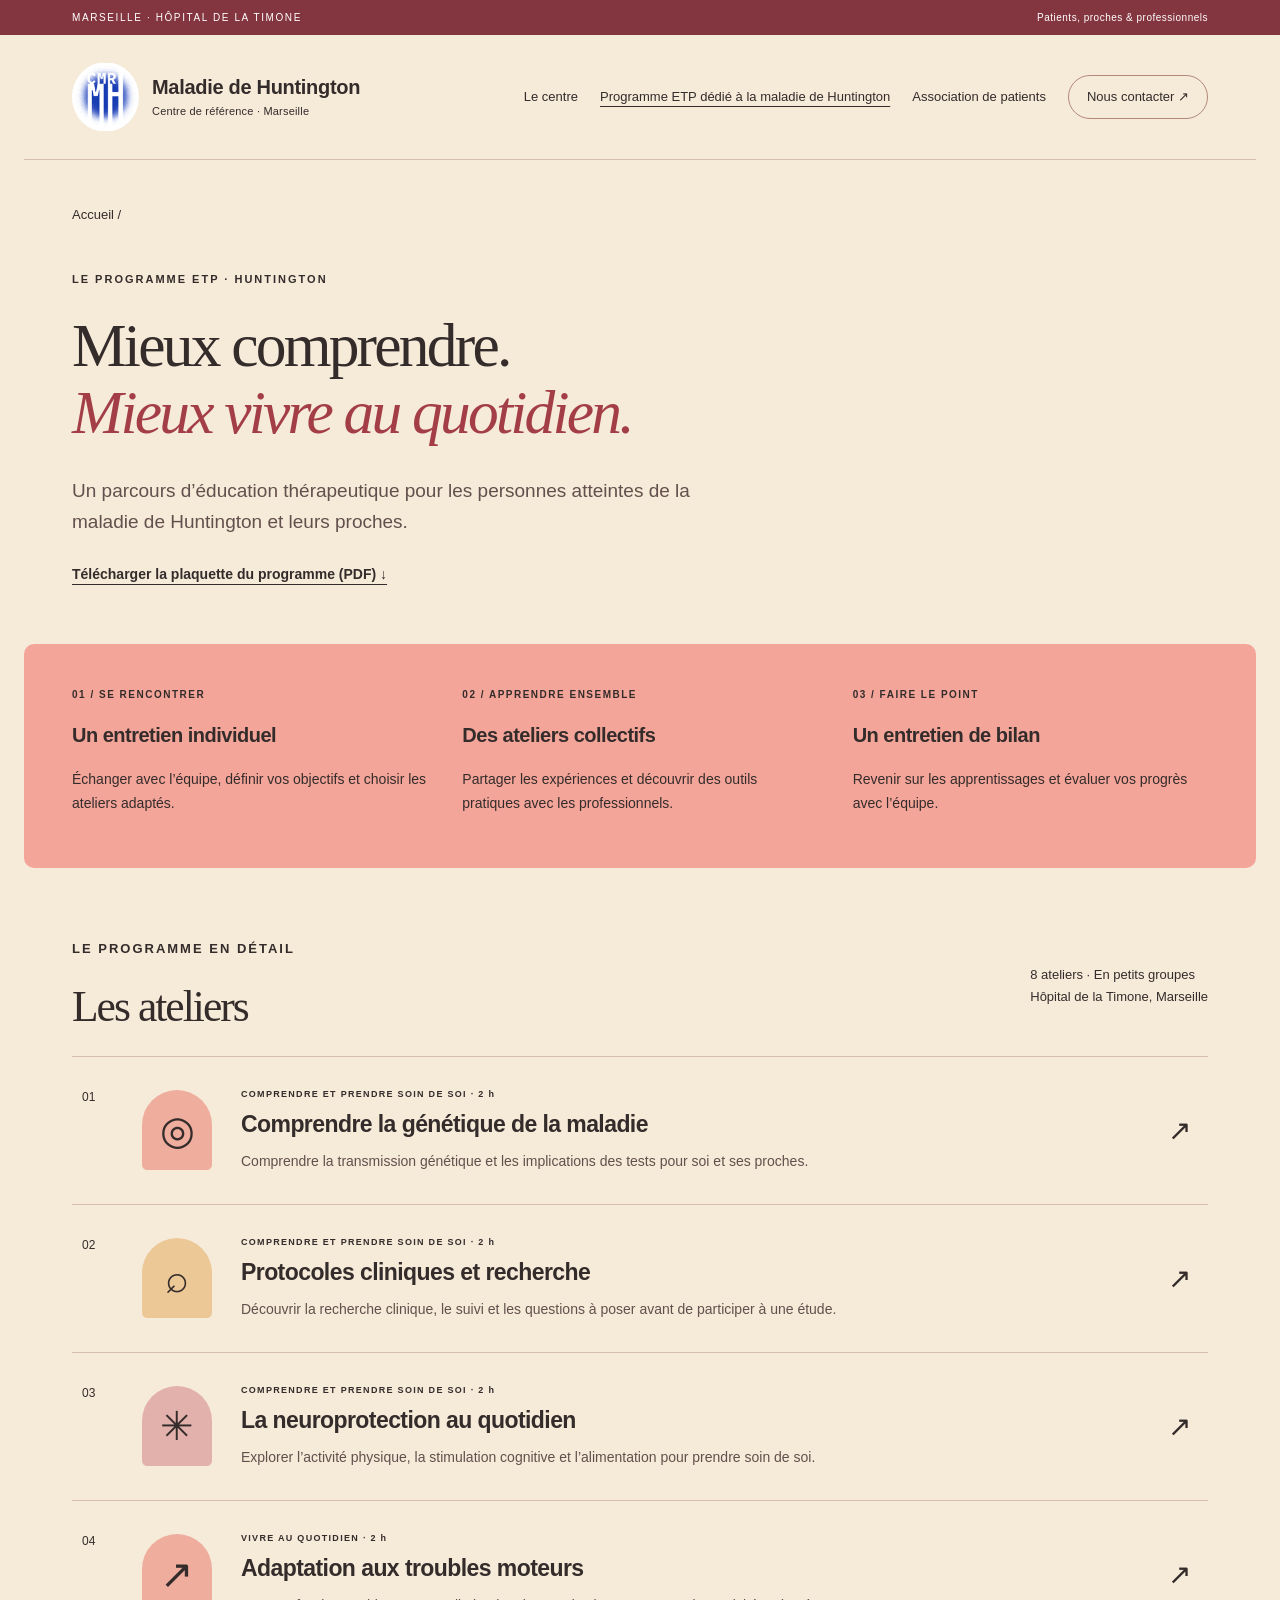
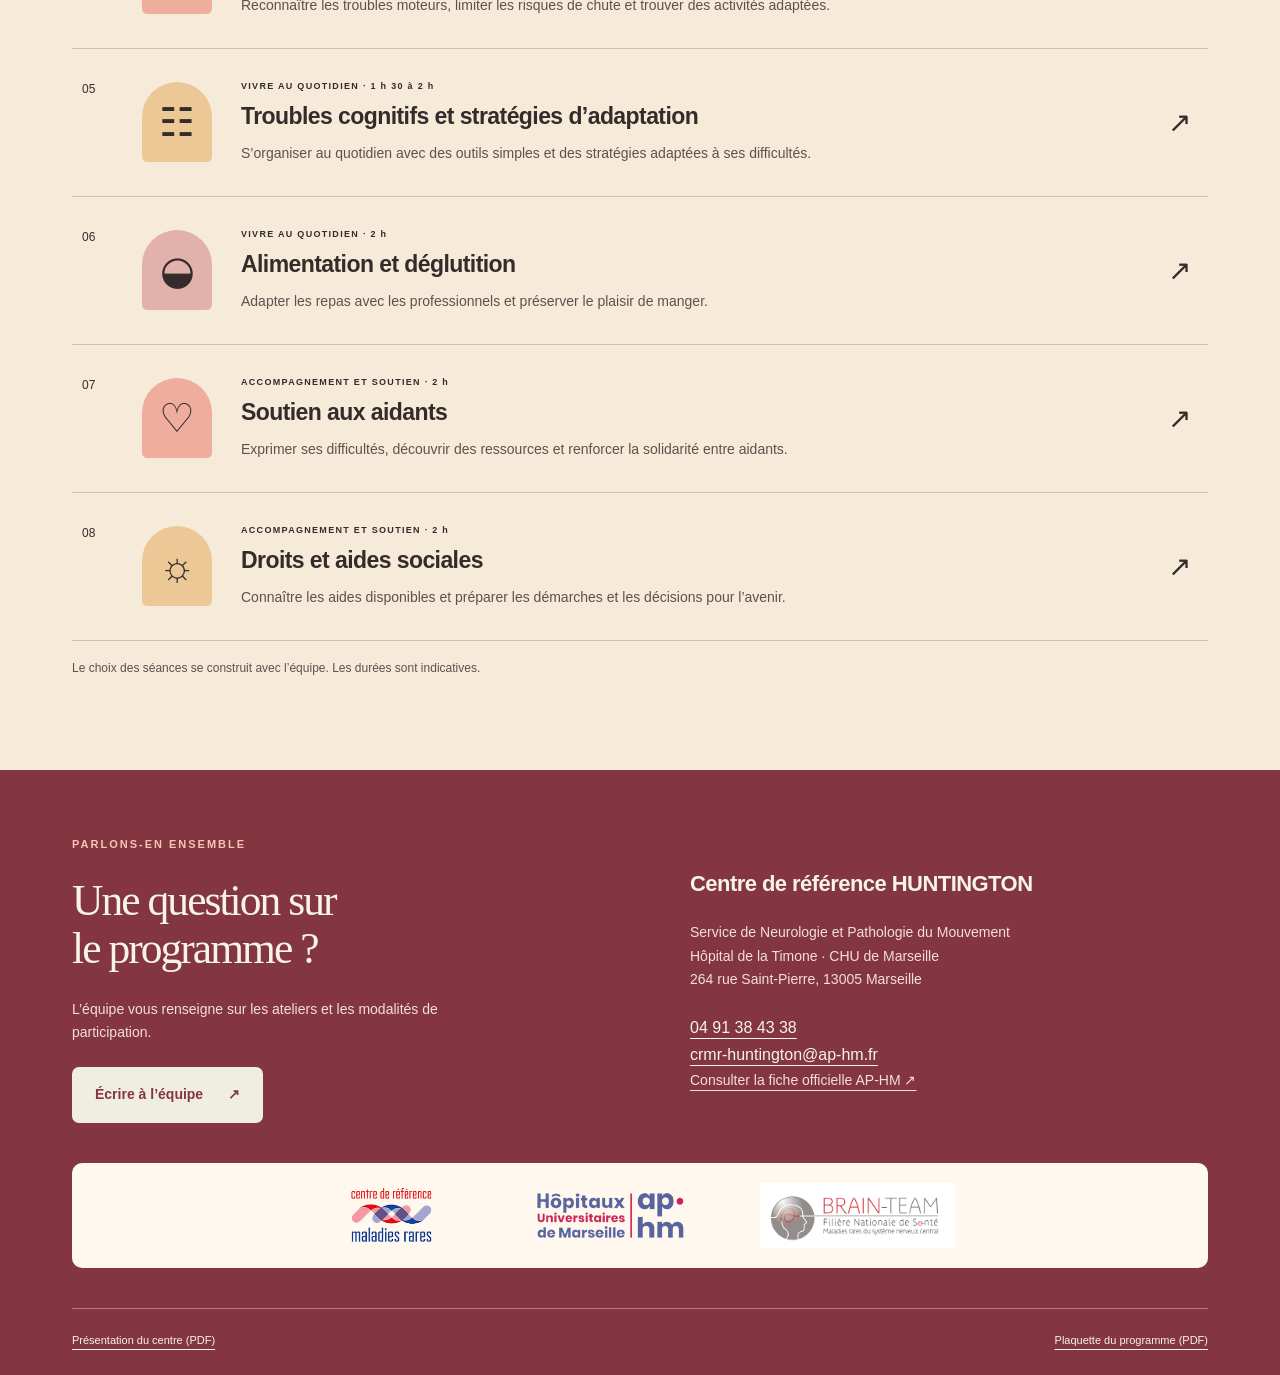
<file: programme-etp.html>
<!doctype html><html lang="fr"><head><meta charset="utf-8"><meta name="viewport" content="width=device-width,initial-scale=1"><title>Notre programme d’éducation thérapeutique Huntington | Huntington Marseille</title><meta name="description" content="Le centre de référence de la maladie de Huntington de Marseille et son programme d’éducation thérapeutique pour les patients et leurs proches."><link rel="icon" href="assets/favicon.svg" type="image/svg+xml"><link rel="stylesheet" href="assets/style.css"><link rel="stylesheet" href="assets/association.css"></head><body><a class="skip" href="#contenu">Aller au contenu</a><div class="topline">MARSEILLE · HÔPITAL DE LA TIMONE <span>Patients, proches & professionnels</span></div><header><a class="brand" href="index.html"><img class="official-logo" src="assets/logo-huntington.png" alt="Centre de référence de la maladie de Huntington"><span class="brand-location">Maladie de Huntington<span class="brand-sub">Centre de référence · Marseille</span></span></a><nav aria-label="Navigation principale"><a  href="index.html">Le centre</a><a aria-current="page" href="programme-etp.html">Programme ETP dédié à la maladie de Huntington</a><a  href="association-patients.html">Association de patients</a><a class="nav-contact" href="#contact">Nous contacter <span aria-hidden="true">↗</span></a></nav></header><main id="contenu"><section class="page-intro wrap"><a class="breadcrumb" href="index.html">Accueil /</a><p class="eyebrow">LE PROGRAMME ETP · HUNTINGTON</p><h1>Mieux comprendre.<br><em>Mieux vivre au quotidien.</em></h1><p class="lead">Un parcours d’éducation thérapeutique pour les personnes atteintes de la maladie de Huntington et leurs proches.</p><a class="text-link" href="assets/programme-etp-huntington.pdf">Télécharger la plaquette du programme (PDF) ↓</a></section><section class="journey wrap" aria-label="Les étapes du parcours"><article><span>01 / SE RENCONTRER</span><h3>Un entretien individuel</h3><p>Échanger avec l’équipe, définir vos objectifs et choisir les ateliers adaptés.</p></article><article><span>02 / APPRENDRE ENSEMBLE</span><h3>Des ateliers collectifs</h3><p>Partager les expériences et découvrir des outils pratiques avec les professionnels.</p></article><article><span>03 / FAIRE LE POINT</span><h3>Un entretien de bilan</h3><p>Revenir sur les apprentissages et évaluer vos progrès avec l’équipe.</p></article></section><section class="wrap ateliers"><div class="section-title"><div><p class="eyebrow">LE PROGRAMME EN DÉTAIL</p><h2>Les ateliers</h2></div><p>8 ateliers · En petits groupes<br>Hôpital de la Timone, Marseille</p></div><ol class="workshops"><li><a class="workshop" href="atelier-genetique.html"><span class="number">01</span><span class="workshop-icon" aria-hidden="true">◎</span><div><span class="eyebrow">COMPRENDRE ET PRENDRE SOIN DE SOI · 2 h</span><h3>Comprendre la génétique de la maladie</h3><p>Comprendre la transmission génétique et les implications des tests pour soi et ses proches.</p></div><span class="arrow" aria-hidden="true">↗</span></a></li><li><a class="workshop" href="atelier-recherche.html"><span class="number">02</span><span class="workshop-icon" aria-hidden="true">⌕</span><div><span class="eyebrow">COMPRENDRE ET PRENDRE SOIN DE SOI · 2 h</span><h3>Protocoles cliniques et recherche</h3><p>Découvrir la recherche clinique, le suivi et les questions à poser avant de participer à une étude.</p></div><span class="arrow" aria-hidden="true">↗</span></a></li><li><a class="workshop" href="atelier-neuroprotection.html"><span class="number">03</span><span class="workshop-icon" aria-hidden="true">✳</span><div><span class="eyebrow">COMPRENDRE ET PRENDRE SOIN DE SOI · 2 h</span><h3>La neuroprotection au quotidien</h3><p>Explorer l’activité physique, la stimulation cognitive et l’alimentation pour prendre soin de soi.</p></div><span class="arrow" aria-hidden="true">↗</span></a></li><li><a class="workshop" href="atelier-troubles-moteurs.html"><span class="number">04</span><span class="workshop-icon" aria-hidden="true">↗</span><div><span class="eyebrow">VIVRE AU QUOTIDIEN · 2 h</span><h3>Adaptation aux troubles moteurs</h3><p>Reconnaître les troubles moteurs, limiter les risques de chute et trouver des activités adaptées.</p></div><span class="arrow" aria-hidden="true">↗</span></a></li><li><a class="workshop" href="atelier-troubles-cognitifs.html"><span class="number">05</span><span class="workshop-icon" aria-hidden="true">☷</span><div><span class="eyebrow">VIVRE AU QUOTIDIEN · 1 h 30 à 2 h</span><h3>Troubles cognitifs et stratégies d’adaptation</h3><p>S’organiser au quotidien avec des outils simples et des stratégies adaptées à ses difficultés.</p></div><span class="arrow" aria-hidden="true">↗</span></a></li><li><a class="workshop" href="atelier-alimentation.html"><span class="number">06</span><span class="workshop-icon" aria-hidden="true">◒</span><div><span class="eyebrow">VIVRE AU QUOTIDIEN · 2 h</span><h3>Alimentation et déglutition</h3><p>Adapter les repas avec les professionnels et préserver le plaisir de manger.</p></div><span class="arrow" aria-hidden="true">↗</span></a></li><li><a class="workshop" href="atelier-aidants.html"><span class="number">07</span><span class="workshop-icon" aria-hidden="true">♡</span><div><span class="eyebrow">ACCOMPAGNEMENT ET SOUTIEN · 2 h</span><h3>Soutien aux aidants</h3><p>Exprimer ses difficultés, découvrir des ressources et renforcer la solidarité entre aidants.</p></div><span class="arrow" aria-hidden="true">↗</span></a></li><li><a class="workshop" href="atelier-droits.html"><span class="number">08</span><span class="workshop-icon" aria-hidden="true">☼</span><div><span class="eyebrow">ACCOMPAGNEMENT ET SOUTIEN · 2 h</span><h3>Droits et aides sociales</h3><p>Connaître les aides disponibles et préparer les démarches et les décisions pour l’avenir.</p></div><span class="arrow" aria-hidden="true">↗</span></a></li></ol><p class="small">Le choix des séances se construit avec l’équipe. Les durées sont indicatives.</p></section></main><footer id="contact"><div><span class="eyebrow">PARLONS-EN ENSEMBLE</span><h2>Une question sur<br>le programme ?</h2><p>L’équipe vous renseigne sur les ateliers et les modalités de participation.</p><a class="button light" href="mailto:crmr-huntington@ap-hm.fr">Écrire à l’équipe <span aria-hidden="true">↗</span></a></div><div class="contact-info"><h3>Centre de référence HUNTINGTON</h3><p>Service de Neurologie et Pathologie du Mouvement<br>Hôpital de la Timone · CHU de Marseille<br>264 rue Saint-Pierre, 13005 Marseille</p><a href="tel:+33491384338">04 91 38 43 38</a><br><a href="mailto:crmr-huntington@ap-hm.fr">crmr-huntington@ap-hm.fr</a><p><a href="https://fr.ap-hm.fr/site/maladiesrares/crmr-constitutif-maladie-de-huntington-et-autres-chorees-hungtington" target="_blank" rel="noopener">Consulter la fiche officielle AP-HM ↗</a></p></div><div class="partners" aria-label="Réseau et institutions"><img src="assets/logo-crmr.png" alt="Centre de référence maladies rares" width="150" height="84"><img src="assets/logo-aphm.png" alt="Hôpitaux universitaires de Marseille AP-HM" width="165" height="64"><img src="assets/logo-brain-team.png" alt="BRAIN-TEAM, filière nationale de santé maladies rares du système nerveux central" width="210" height="70"></div><div class="footer-bottom"><a href="assets/centre-huntington.pdf">Présentation du centre (PDF)</a><a href="assets/programme-etp-huntington.pdf">Plaquette du programme (PDF)</a></div></footer></body></html>
</file>
<file: assets/style.css>
:root{--ink:#342c2b;--green:#843640;--paper:#f6ead9;--muted:#62504c;--line:#d7bcb0;--peach:#e9b39b;--mint:#f4a599}*{box-sizing:border-box}html{scroll-behavior:smooth;scroll-padding-top:25px}body{margin:0;background:var(--paper);color:var(--ink);font-family:Arial,Helvetica,sans-serif;font-size:17px;line-height:1.7}a{color:inherit;text-underline-offset:5px}a:focus-visible{outline:3px solid #ab5435;outline-offset:6px}h1,h2,h3,p{margin-top:0}h1,h2{font-family:Georgia,'Times New Roman',serif;font-weight:400;line-height:1.1;letter-spacing:-.045em}h1{font-size:clamp(42px,4.8vw,70px);margin-bottom:28px}h2{font-size:clamp(34px,3.4vw,48px);margin-bottom:25px}h3{font-size:22px;line-height:1.3;letter-spacing:-.025em}em{color:#a33e46;font-weight:400}p{margin-bottom:22px}.wrap{max-width:1232px;margin:auto;padding-left:48px;padding-right:48px}.topline{background:var(--green);color:white;padding:9px max(48px,calc((100vw - 1136px)/2));display:flex;justify-content:space-between;font-size:10px;letter-spacing:1.6px}.topline span{letter-spacing:.5px}header{max-width:1232px;margin:auto;padding:27px 48px;display:flex;align-items:center;justify-content:space-between;border-bottom:1px solid var(--line);gap:25px}.brand{text-decoration:none;font-size:24px;font-weight:bold;letter-spacing:2px;display:flex;gap:13px;align-items:center;line-height:1.25}.brand-icon{font-size:50px;line-height:1;color:#a94a50}.brand-sub{display:block;font-weight:400;font-size:10px;letter-spacing:.5px;margin-top:5px}nav{display:flex;gap:28px;align-items:center}nav a{text-decoration:none;font-size:14px}nav a[aria-current]{text-decoration:underline}.nav-contact{border:1px solid #b3897a;border-radius:30px;padding:10px 18px}.hero{display:grid;grid-template-columns:1.2fr 1fr;gap:65px;align-items:center;padding-top:65px;padding-bottom:70px}.eyebrow{font-size:11px;font-weight:bold;letter-spacing:2px;margin-bottom:23px;display:block}.lead{font-size:19px;line-height:1.65;max-width:690px;color:var(--muted)}.button{display:inline-flex;align-items:center;justify-content:space-between;gap:25px;background:var(--green);color:white;border-radius:7px;padding:16px 23px;text-decoration:none;font-size:14px;font-weight:bold;transition:background .2s,transform .2s}.button:hover{background:#a94a50;transform:translateY(-2px)}.small{font-size:12px;color:var(--muted);margin-top:17px}.art{position:relative;overflow:hidden;height:470px;border-radius:220px 220px 12px 12px;background:#ed9b92;isolation:isolate}.sun{position:absolute;width:110px;height:110px;border-radius:50%;background:#b34043;top:75px;right:80px}.hill{position:absolute;width:520px;height:330px;border-radius:50%;transform:rotate(-20deg)}.hill-back{background:#d66e61;top:210px;left:-70px}.hill-front{background:#a74a48;top:275px;left:90px;transform:rotate(20deg)}.sea{position:absolute;bottom:0;height:130px;width:100%;background:#853c48}.wave{position:absolute;bottom:50px;left:-10%;width:120%;height:40px;border-top:1px solid #e7efe6;border-radius:50%}.w2{bottom:23px;left:0}.arch{position:absolute;bottom:0;left:40px;width:140px;height:235px;border:30px solid #f3d9b2;border-bottom:0;border-radius:90px 90px 0 0;transform:rotate(-8deg)}.art-caption{position:absolute;bottom:18px;right:18px;font-size:9px;letter-spacing:2px}.ribbon{display:flex;justify-content:center;gap:70px;padding:25px 30px;border-block:1px solid var(--line);font-size:13px}.ribbon span:before{content:'✳';margin-right:13px;color:#a94a50}.centre{display:grid;grid-template-columns:1fr 1fr;gap:70px;padding-top:90px;padding-bottom:65px}.centre p{font-size:16px}.text-link{font-size:14px;font-weight:bold}.program-feature{background:var(--mint);border-radius:12px;margin-bottom:85px;padding-top:60px;padding-bottom:60px;display:grid;grid-template-columns:.8fr 1.2fr;gap:60px}.feature-symbol{font-size:240px;text-align:center;line-height:1.3;color:#9c3e45}.program-feature p{max-width:580px}footer{background:var(--green);color:#f6f3e9;padding:65px max(48px,calc((100vw - 1136px)/2)) 25px;display:grid;grid-template-columns:1fr 1fr;gap:40px 100px}footer h2{font-size:44px}footer p{font-size:14px;max-width:400px;color:#f2dfd9}footer .eyebrow{color:#f7c4b3}.light{background:#f0eee1;color:var(--green)}.light:hover{background:#f3d9b2}.contact-info{padding-top:35px;font-size:16px}.footer-bottom{grid-column:1/-1;border-top:1px solid #b27b7c;padding-top:22px;display:flex;justify-content:space-between;font-size:11px}.page-intro{padding-top:40px;padding-bottom:55px}.breadcrumb{font-size:13px;display:inline-block;margin-bottom:32px;text-decoration:none}.page-intro .eyebrow{margin-top:12px}.journey{display:grid;grid-template-columns:repeat(3,1fr);gap:35px;padding-top:35px;padding-bottom:30px;background:var(--mint);border-radius:10px}.journey span{font-size:10px;font-weight:bold;letter-spacing:1.5px}.journey h3{margin-top:15px;font-size:20px}.journey p{font-size:14px}.ateliers{padding-top:70px;padding-bottom:70px}.section-title{display:flex;justify-content:space-between;align-items:center}.section-title p{font-size:13px}.workshops{list-style:none;padding:0;margin:0;border-top:1px solid var(--line)}.workshop{display:grid;grid-template-columns:36px 75px 1fr 30px;gap:24px;align-items:center;text-decoration:none;padding:30px 10px;border-bottom:1px solid var(--line);transition:background .2s}.workshop:hover{background:var(--mint)}.number{align-self:start;font-size:12px}.workshop-icon{display:grid;place-items:center;background:#efad9e;width:70px;height:80px;border-radius:40px 40px 6px 6px;font-size:40px}.workshops li:nth-child(3n+2) .workshop-icon{background:#ecc897}.workshops li:nth-child(3n) .workshop-icon{background:#e2b1ac}.workshop .eyebrow{font-size:9px;margin-bottom:8px}.workshop h3{margin-bottom:10px;font-size:23px}.workshop p{font-size:14px;margin:0;color:var(--muted)}.arrow{font-size:28px}.detail-intro{padding-top:35px;padding-bottom:45px}.detail-intro h1{max-width:1000px;font-size:clamp(38px,4.6vw,62px)}.tags{display:flex;flex-wrap:wrap;gap:10px}.tags span{border:1px solid #cda495;padding:6px 15px;border-radius:30px;font-size:12px}.detail-grid{display:grid;grid-template-columns:1fr 300px;gap:80px;padding-bottom:60px}.detail-grid article section{padding:36px 0;border-top:1px solid var(--line)}.detail-grid h2{font-size:35px}.detail-grid h3{font-size:20px;margin-top:28px}.detail-grid article p,.objectives{font-size:16px}.objectives{padding-left:22px}.objectives li{padding-left:10px;margin-bottom:16px}aside{align-self:start;background:var(--mint);padding:30px;border-radius:130px 130px 10px 10px;font-size:14px}aside h2{font-size:30px!important}.aside-symbol{text-align:center;font-size:75px;margin:0 0 15px;color:#843640}aside hr{border:0;border-top:1px solid #cda495;margin:25px 0}.next{border-top:1px solid var(--line);justify-content:space-between;padding-top:28px;padding-bottom:45px}.skip{position:absolute;left:10px;top:-100px;z-index:10;padding:10px;background:white}.skip:focus{top:10px}@media(min-width:1300px){.program-feature,.journey{max-width:1136px}}@media(max-width:850px){.wrap{padding-left:25px;padding-right:25px}header{padding:20px 25px;flex-wrap:wrap}nav{gap:20px}.hero{gap:30px}.art{height:390px}.ribbon{gap:20px;font-size:11px}.centre{gap:30px}.program-feature{border-radius:0;gap:25px}.feature-symbol{font-size:180px}.detail-grid{gap:30px;grid-template-columns:1fr 240px}footer{padding:45px 25px 25px;gap:35px}.topline{padding:8px 25px}}@media(max-width:600px){body{font-size:16px}.topline span{display:none}header{gap:20px}header nav{width:100%;justify-content:space-between;gap:8px}nav a{font-size:12px}.nav-contact{padding:7px 10px}.hero{grid-template-columns:1fr;padding-top:40px;gap:30px;padding-bottom:35px}.hero h1{font-size:45px}.hero .button{font-size:12px;padding:15px}.art{height:290px;border-radius:150px 150px 8px 8px}.sun{top:35px;width:80px;height:80px}.hill-back{top:140px}.hill-front{top:190px}.arch{height:160px;width:110px;border-width:23px}.sea{height:80px}.ribbon{flex-direction:column;gap:8px;padding:20px 25px}.centre{grid-template-columns:1fr;gap:8px;padding-top:45px;padding-bottom:35px}.program-feature{grid-template-columns:1fr;padding-top:30px;padding-bottom:35px;margin-bottom:35px;gap:0}.feature-symbol{font-size:95px;text-align:left;line-height:1}.lead{font-size:17px}footer{grid-template-columns:1fr}footer h2{font-size:36px}.contact-info{padding-top:0}.footer-bottom{flex-direction:column;gap:15px}.journey{grid-template-columns:1fr;gap:8px;border-radius:0}.journey article{border-bottom:1px solid var(--line)}.section-title{align-items:start;gap:15px}.workshop{grid-template-columns:25px 1fr 20px;gap:10px;padding:24px 0}.workshop-icon{display:none}.workshop h3{font-size:20px}.workshop .eyebrow{font-size:8px}.detail-grid{grid-template-columns:1fr}.detail-grid aside{border-radius:10px}.detail-intro h1{font-size:39px}.detail-grid h2{font-size:31px}.next{gap:20px}.next a{font-size:12px}.page-intro{padding-bottom:35px}.ateliers{padding-top:40px}}@media(prefers-reduced-motion:reduce){html{scroll-behavior:auto}*{transition:none!important}}@media print{header,.topline,footer,.next,.button{display:none}.detail-grid{display:block}body{background:white;color:black}aside{break-inside:avoid}.wrap{padding:0}h1{font-size:32px}}

.official-logo{width:205px;height:82px;object-fit:contain}.brand{gap:20px}.brand-location{font-size:16px;letter-spacing:.5px;border-left:1px solid #cda495;padding-left:20px}.art-caption{color:white}.ribbon{background:#843640;color:#fff}.ribbon span:before{color:#f3d9b2}.wave{border-color:#e6a5a0}.brand-sub{font-size:10px}@media(max-width:600px){.official-logo{width:170px;height:70px}.brand-location{font-size:14px;padding-left:15px}.brand{gap:15px}}

/* Huntington identity — coral and cream from the centre and ETP brochures. */
.official-logo{width:67px;height:70px;border-radius:50%}.brand-location{font-size:20px;border:0;padding:0;font-weight:600;letter-spacing:-.3px}.brand-sub{font-size:11px;letter-spacing:.2px}.brand{gap:13px;flex-shrink:0}header{gap:20px}header nav{gap:20px}header nav a{font-size:13px}.brand-location .brand-sub{margin-top:5px}em{color:#a33e46}.research{display:grid;grid-template-columns:1fr 1fr;gap:65px;padding-bottom:80px}.research p{font-size:16px}.research-source{margin-top:20px;font-size:12px!important}.partners{grid-column:1/-1;background:#fff8ef;padding:20px 28px;border-radius:10px;display:flex;justify-content:center;align-items:center;gap:60px}.partners img{object-fit:contain;max-width:28%;height:65px}.page-intro h1{max-width:960px}.workshop .eyebrow{letter-spacing:1.3px}.detail-intro .tags{max-width:900px}.detail-intro h1{font-size:clamp(36px,4.6vw,62px)}.program-feature{margin-bottom:70px}.lead{max-width:640px}.hero{grid-template-columns:1.2fr 1fr;gap:48px}footer h2{font-size:clamp(34px,3.4vw,44px)}
@media(max-width:1000px){header{flex-wrap:wrap}header nav{margin-left:auto}.hero{gap:30px}.partners{gap:30px}}
@media(max-width:720px){header nav{margin-left:0;width:100%;flex-wrap:wrap;gap:12px 22px}.hero{grid-template-columns:1fr}.hero h1{font-size:clamp(42px,8vw,56px)}.art{height:320px;max-width:450px;width:100%;margin:auto}.research,.centre{grid-template-columns:1fr;gap:15px}.research{padding-bottom:45px}.detail-grid{grid-template-columns:1fr}.detail-grid aside{border-radius:12px}.program-feature{grid-template-columns:1fr;gap:0}.feature-symbol{font-size:100px;text-align:left}.journey{grid-template-columns:1fr;gap:0}.journey article{padding-top:12px;border-bottom:1px solid var(--line)}footer{grid-template-columns:1fr}.contact-info{padding-top:0}.footer-bottom{flex-direction:column;gap:12px}.partners{gap:20px;padding:15px}.partners img{height:50px}.brand-location{font-size:20px}.official-logo{width:58px;height:60px}.ribbon{flex-direction:column;gap:8px}.hero .button{max-width:100%}.workshop{grid-template-columns:25px 1fr 20px;gap:10px}.workshop-icon{display:none}.art .hill-back{top:150px}.art .hill-front{top:220px}.art .sun{top:45px}.program-feature{margin-bottom:45px}}
</file>
<file: assets/association.css>
header{flex-wrap:wrap}header nav{flex-wrap:wrap;gap:14px 22px;margin-left:auto}header nav a{white-space:normal}header .brand{flex-shrink:0}.association-intro{padding-bottom:50px}.association-layout{display:grid;grid-template-columns:minmax(0,1fr) 300px;gap:60px;padding-bottom:70px}.mission-grid{display:grid;grid-template-columns:1fr 1fr;gap:30px}.mission{border-top:1px solid var(--line);padding-top:24px}.mission .eyebrow{margin-bottom:12px}.mission h3{font-size:22px}.mission p{font-size:16px}.association-card{border-radius:12px;overflow-wrap:anywhere}.association-card .aside-symbol{display:block;font-size:58px}.association-card h2{font-size:30px}.care-note{border-left:3px solid var(--green);padding:14px 20px;background:var(--mint);font-size:15px;margin-top:30px}.source-note{font-size:12px;color:var(--muted)}.association-card .button{font-size:14px;padding:14px 18px}@media(max-width:900px){.association-layout{grid-template-columns:1fr;gap:25px}header nav{margin-left:0;width:100%;justify-content:flex-start}}@media(max-width:650px){.mission-grid{grid-template-columns:1fr}.association-layout{padding-bottom:35px}header nav{gap:12px 18px}header nav a{font-size:13px!important}.association-intro h1{font-size:42px}}
</file>
